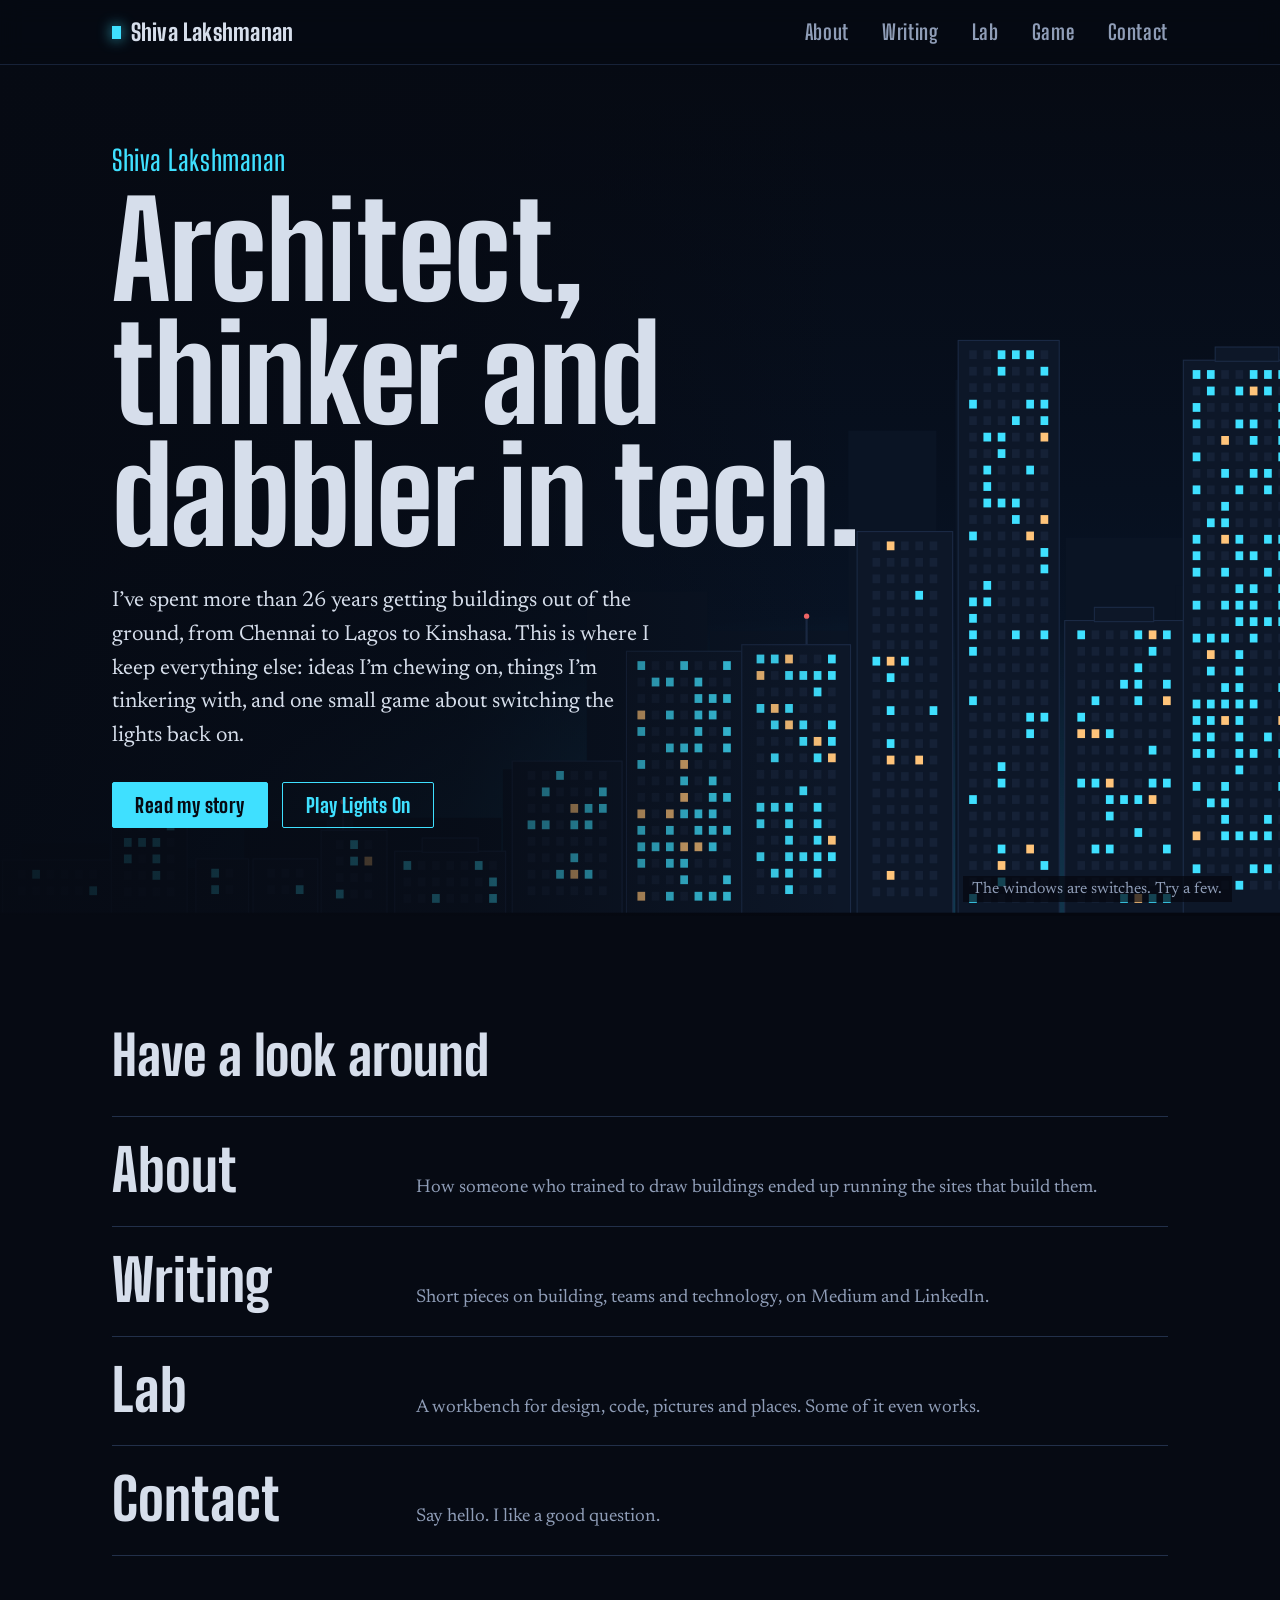
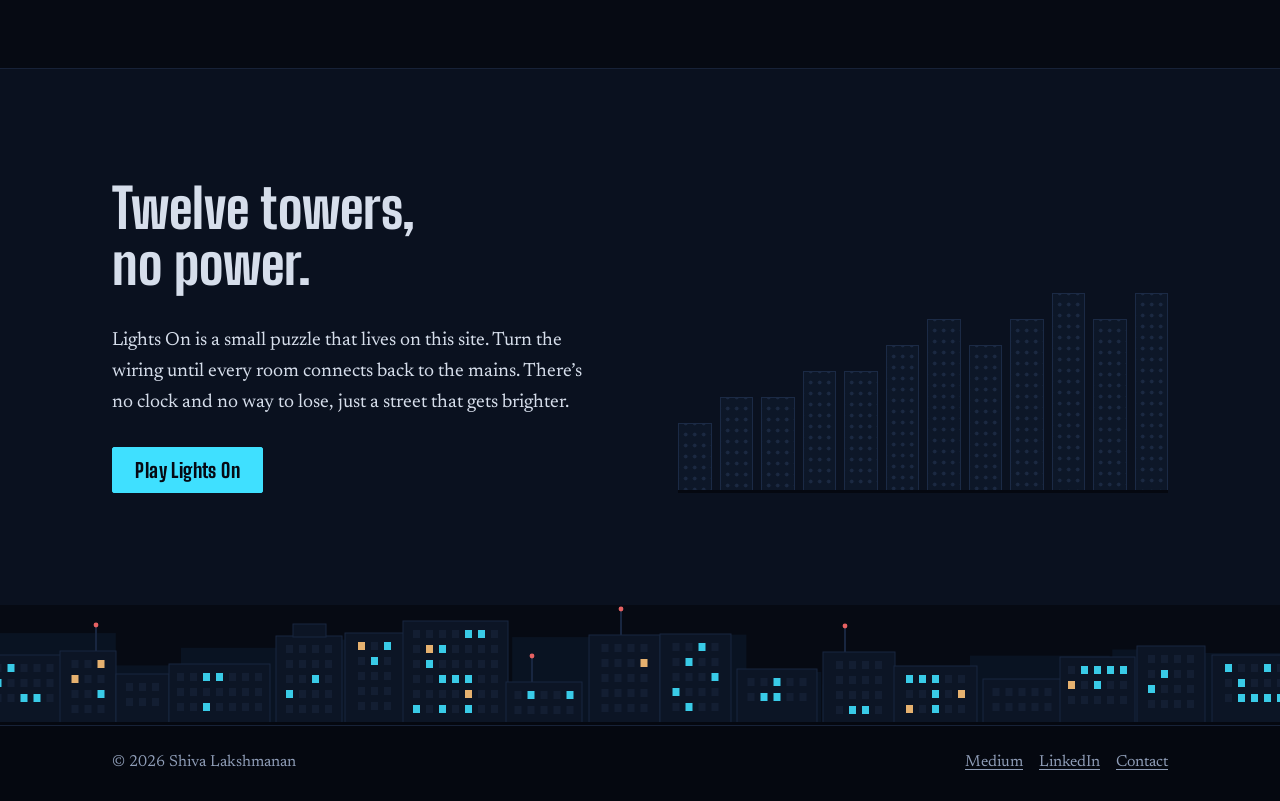
<file: index.html>
<!DOCTYPE html>
<html lang="en">
<head>
<meta charset="utf-8">
<meta name="viewport" content="width=device-width, initial-scale=1">
<title>Shiva Lakshmanan: architect, thinker and dabbler in tech</title>
<meta name="description" content="The personal site of Shiva Lakshmanan, an architect with more than 26 years of getting buildings built. Writing, experiments and a small puzzle game.">
<meta name="author" content="Shiva Lakshmanan">
<meta name="theme-color" content="#060a13">
<meta name="color-scheme" content="dark">
<link rel="canonical" href="https://slom75.online/">
<meta property="og:type" content="website">
<meta property="og:site_name" content="Shiva Lakshmanan">
<meta property="og:title" content="Shiva Lakshmanan: architect, thinker and dabbler in tech">
<meta property="og:description" content="The personal site of Shiva Lakshmanan, an architect with more than 26 years of getting buildings built. Writing, experiments and a small puzzle game.">
<meta property="og:url" content="https://slom75.online/">
<meta property="og:image" content="https://slom75.online/assets/og.png">
<meta property="og:image:width" content="1200">
<meta property="og:image:height" content="630">
<meta property="og:image:alt" content="Shiva Lakshmanan: architect, thinker and dabbler in tech, beside a night skyline">
<meta name="twitter:card" content="summary_large_image">
<link rel="icon" href="favicon.svg" type="image/svg+xml">
<link rel="preload" href="assets/fonts/big-shoulders-display-latin-wght-normal.woff2" as="font" type="font/woff2" crossorigin>
<link rel="preload" href="assets/fonts/newsreader-latin-wght-normal.woff2" as="font" type="font/woff2" crossorigin>
<link rel="stylesheet" href="css/style.css">
<script>document.documentElement.className += ' js';</script>
<script type="application/ld+json">
{"@context":"https://schema.org","@type":"Person","name":"Shiva Lakshmanan","url":"https://slom75.online/","jobTitle":"Architect","sameAs":["https://linkedin.com/in/shivalakshmanan","https://medium.com/@shiva.lakshmanan"]}
</script>
</head>
<body class="home">
<a class="skip-link" href="#main">Skip to content</a>

<header class="site-header">
  <div class="wrap header-inner">
    <a class="brand" href="index.html">Shiva Lakshmanan</a>
    <button class="nav-toggle" type="button" aria-expanded="false" aria-controls="site-nav"><span class="bars" aria-hidden="true"></span>Menu</button>
    <nav class="nav" id="site-nav" aria-label="Main">
      <ul class="nav-list">
          <li><a href="about.html">About</a></li>
          <li><a href="writing.html">Writing</a></li>
          <li><a href="lab.html">Lab</a></li>
          <li><a href="game.html">Game</a></li>
          <li><a href="contact.html">Contact</a></li>
      </ul>
    </nav>
  </div>
</header>

<main id="main">
<section class="hero">
  <div class="wrap hero-copy">
    <h1 class="hero-name">Shiva Lakshmanan</h1>
    <p class="display">Architect, thinker and dabbler in tech.</p>
    <p class="lede">I’ve spent more than 26 years getting buildings out of the ground, from Chennai to Lagos to Kinshasa. This is where I keep everything else: ideas I’m chewing on, things I’m tinkering with, and one small game about switching the lights back on.</p>
    <div class="btn-row">
      <a class="btn" href="about.html">Read my story</a>
      <a class="btn ghost" href="game.html">Play Lights On</a>
    </div>
  </div>
  <div class="skyline" data-skyline="hero"></div>
  <p class="hero-hint">The windows are switches. Try a few.</p>
</section>

<section class="band">
  <div class="wrap">
    <h2 class="reveal">Have a look around</h2>
    <ul class="rows">
      <li class="reveal"><a href="about.html"><span class="r-title">About</span><span class="r-desc">How someone who trained to draw buildings ended up running the sites that build them.</span></a></li>
      <li class="reveal"><a href="writing.html"><span class="r-title">Writing</span><span class="r-desc">Short pieces on building, teams and technology, on Medium and LinkedIn.</span></a></li>
      <li class="reveal"><a href="lab.html"><span class="r-title">Lab</span><span class="r-desc">A workbench for design, code, pictures and places. Some of it even works.</span></a></li>
      <li class="reveal"><a href="contact.html"><span class="r-title">Contact</span><span class="r-desc">Say hello. I like a good question.</span></a></li>
    </ul>
  </div>
</section>

<section class="band tint">
  <div class="wrap teaser">
    <div class="reveal">
      <h2>Twelve towers, no power.</h2>
      <p class="prose">Lights On is a small puzzle that lives on this site. Turn the wiring until every room connects back to the mains. There’s no clock and no way to lose, just a street that gets brighter.</p>
      <p class="teaser-progress" id="teaser-progress"></p>
      <div class="btn-row"><a class="btn" id="teaser-cta" href="game.html">Play Lights On</a></div>
    </div>
    <div class="street reveal" id="teaser-street" aria-hidden="true"></div>
  </div>
</section>
</main>

<footer class="site-footer">
  <div class="skyline" data-skyline="footer"></div>
  <div class="footer-bar">
    <div class="wrap footer-inner">
      <p>© <span id="year">2026</span> Shiva Lakshmanan</p>
      <p><a href="https://medium.com/@shiva.lakshmanan" rel="noopener me">Medium</a> &nbsp;&nbsp; <a href="https://linkedin.com/in/shivalakshmanan" rel="noopener me">LinkedIn</a> &nbsp;&nbsp; <a href="contact.html">Contact</a></p>
    </div>
  </div>
</footer>

<script src="js/main.js" defer></script>
</body>
</html>
</file>
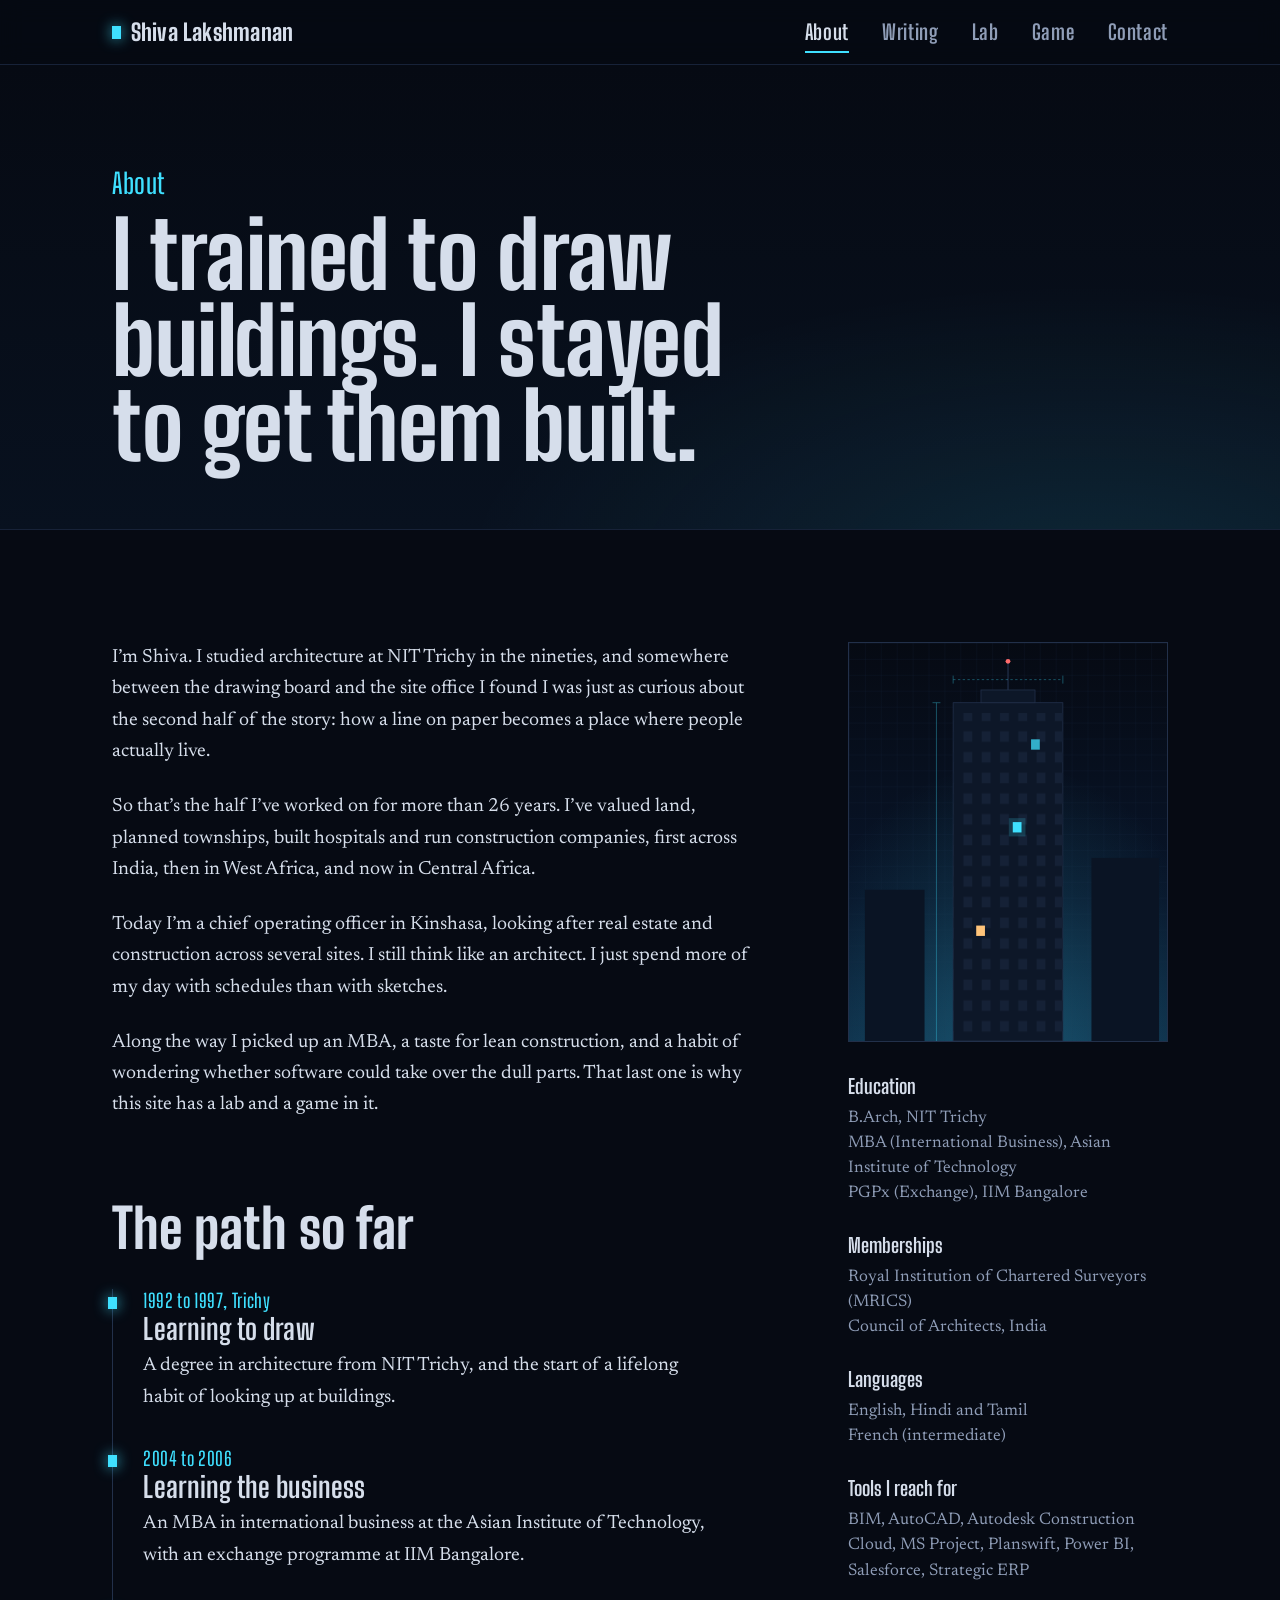
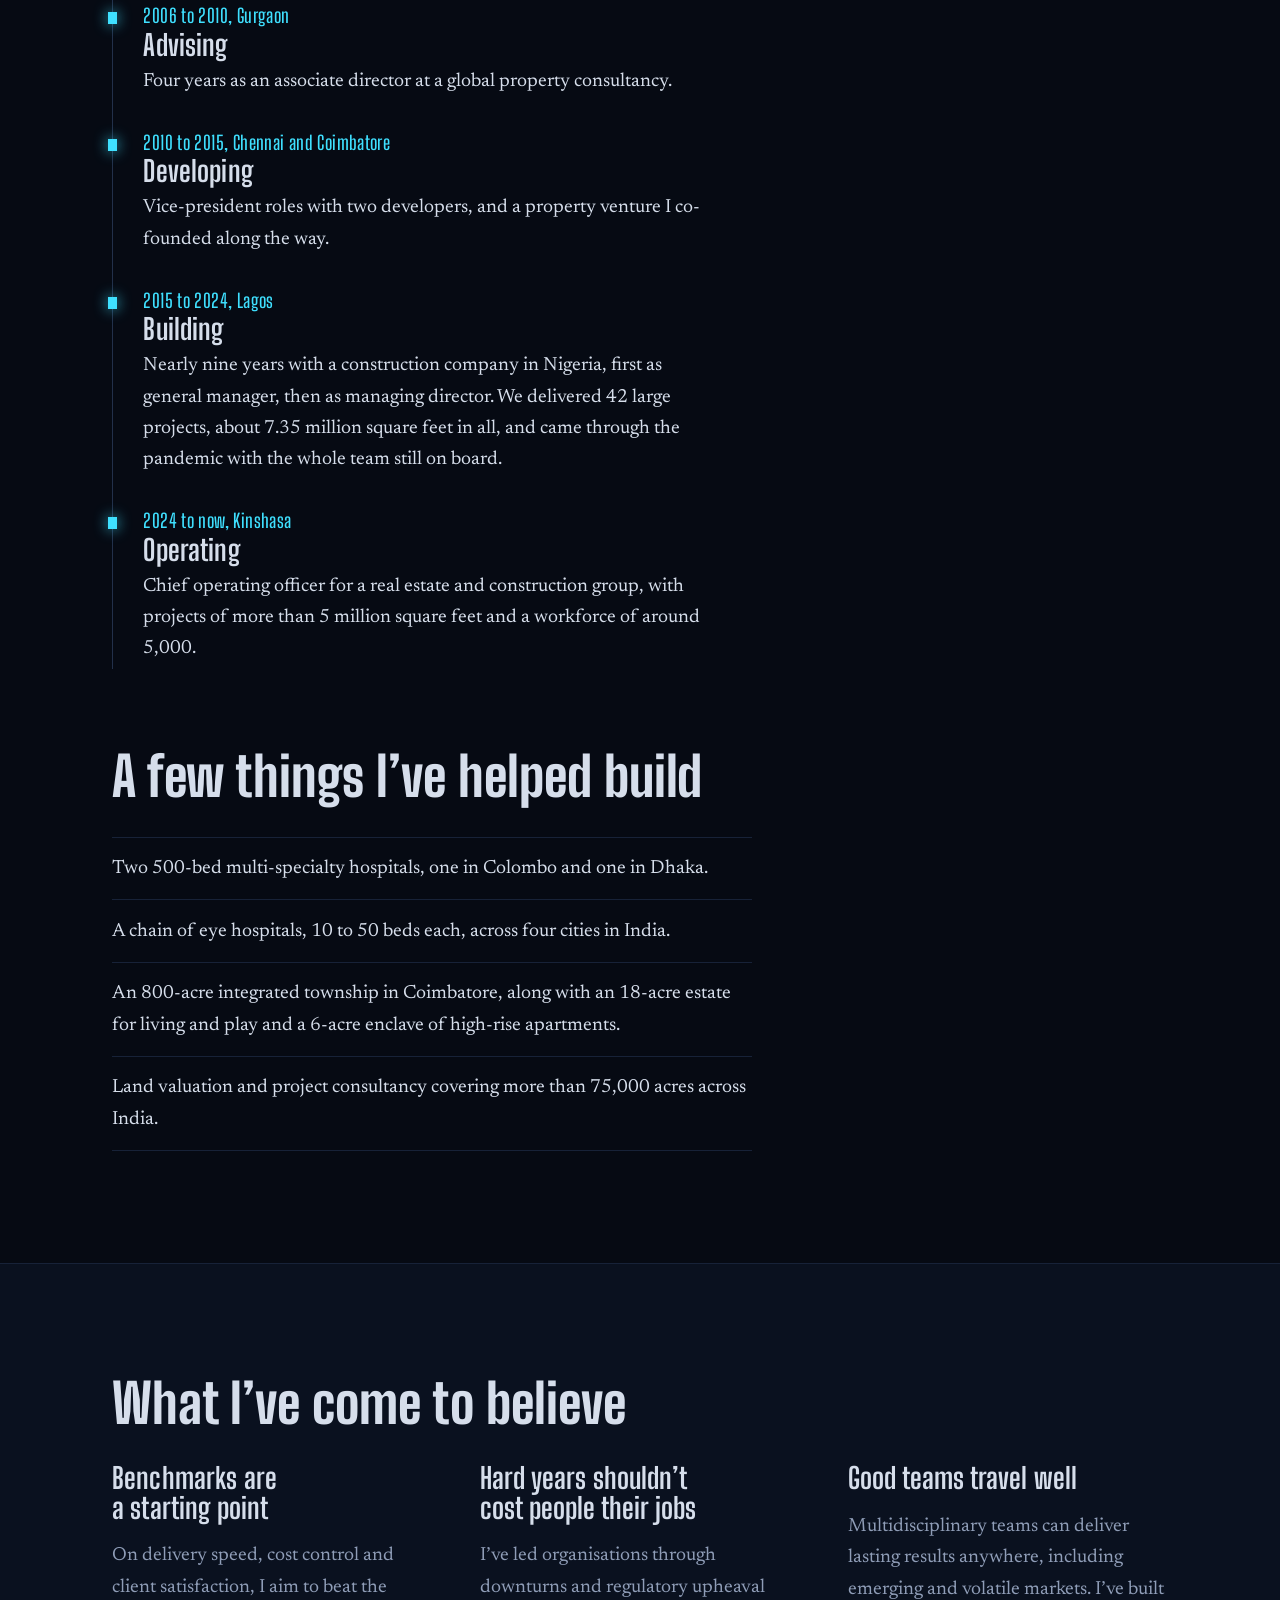
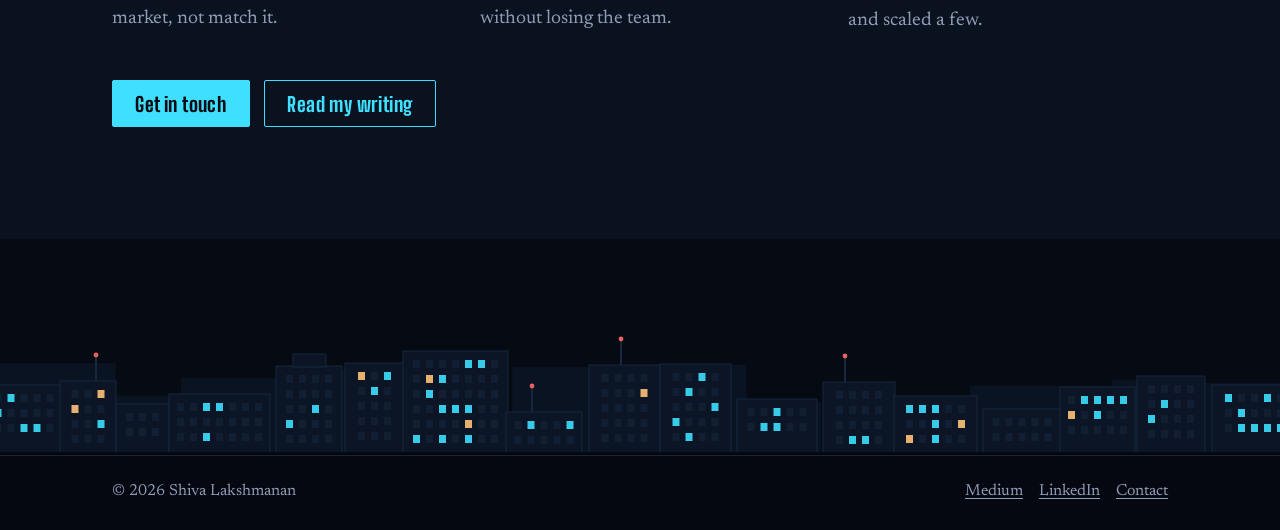
<file: about.html>
<!DOCTYPE html>
<html lang="en">
<head>
<meta charset="utf-8">
<meta name="viewport" content="width=device-width, initial-scale=1">
<title>About | Shiva Lakshmanan</title>
<meta name="description" content="Shiva Lakshmanan trained as an architect and has spent more than 26 years getting buildings built across India, West Africa and Central Africa.">
<meta name="author" content="Shiva Lakshmanan">
<meta name="theme-color" content="#060a13">
<meta name="color-scheme" content="dark">
<link rel="canonical" href="https://slom75.online/about.html">
<meta property="og:type" content="website">
<meta property="og:site_name" content="Shiva Lakshmanan">
<meta property="og:title" content="About | Shiva Lakshmanan">
<meta property="og:description" content="Shiva Lakshmanan trained as an architect and has spent more than 26 years getting buildings built across India, West Africa and Central Africa.">
<meta property="og:url" content="https://slom75.online/about.html">
<meta property="og:image" content="https://slom75.online/assets/og.png">
<meta property="og:image:width" content="1200">
<meta property="og:image:height" content="630">
<meta property="og:image:alt" content="Shiva Lakshmanan: architect, thinker and dabbler in tech, beside a night skyline">
<meta name="twitter:card" content="summary_large_image">
<link rel="icon" href="favicon.svg" type="image/svg+xml">
<link rel="preload" href="assets/fonts/big-shoulders-display-latin-wght-normal.woff2" as="font" type="font/woff2" crossorigin>
<link rel="preload" href="assets/fonts/newsreader-latin-wght-normal.woff2" as="font" type="font/woff2" crossorigin>
<link rel="stylesheet" href="css/style.css">
<script>document.documentElement.className += ' js';</script>
</head>
<body>
<a class="skip-link" href="#main">Skip to content</a>

<header class="site-header">
  <div class="wrap header-inner">
    <a class="brand" href="index.html">Shiva Lakshmanan</a>
    <button class="nav-toggle" type="button" aria-expanded="false" aria-controls="site-nav"><span class="bars" aria-hidden="true"></span>Menu</button>
    <nav class="nav" id="site-nav" aria-label="Main">
      <ul class="nav-list">
          <li><a href="about.html" aria-current="page">About</a></li>
          <li><a href="writing.html">Writing</a></li>
          <li><a href="lab.html">Lab</a></li>
          <li><a href="game.html">Game</a></li>
          <li><a href="contact.html">Contact</a></li>
      </ul>
    </nav>
  </div>
</header>

<main id="main">
<section class="page-head">
  <div class="wrap">
    <h1>About</h1>
    <p class="display">I trained to draw buildings. I stayed to get them built.</p>
  </div>
</section>

<section class="band">
  <div class="wrap about-grid">
    <div>
      <div class="prose">
        <p>I’m Shiva. I studied architecture at NIT Trichy in the nineties, and somewhere between the drawing board and the site office I found I was just as curious about the second half of the story: how a line on paper becomes a place where people actually live.</p>
        <p>So that’s the half I’ve worked on for more than 26 years. I’ve valued land, planned townships, built hospitals and run construction companies, first across India, then in West Africa, and now in Central Africa.</p>
        <p>Today I’m a chief operating officer in Kinshasa, looking after real estate and construction across several sites. I still think like an architect. I just spend more of my day with schedules than with sketches.</p>
        <p>Along the way I picked up an MBA, a taste for lean construction, and a habit of wondering whether software could take over the dull parts. That last one is why this site has a lab and a game in it.</p>
      </div>

      <div class="sub">
        <h2 class="reveal">The path so far</h2>
        <ol class="timeline">
          <li class="reveal">
            <span class="t-when">1992 to 1997, Trichy</span>
            <h3>Learning to draw</h3>
            <p>A degree in architecture from NIT Trichy, and the start of a lifelong habit of looking up at buildings.</p>
          </li>
          <li class="reveal">
            <span class="t-when">2004 to 2006</span>
            <h3>Learning the business</h3>
            <p>An MBA in international business at the Asian Institute of Technology, with an exchange programme at IIM Bangalore.</p>
          </li>
          <li class="reveal">
            <span class="t-when">2006 to 2010, Gurgaon</span>
            <h3>Advising</h3>
            <p>Four years as an associate director at a global property consultancy.</p>
          </li>
          <li class="reveal">
            <span class="t-when">2010 to 2015, Chennai and Coimbatore</span>
            <h3>Developing</h3>
            <p>Vice-president roles with two developers, and a property venture I co-founded along the way.</p>
          </li>
          <li class="reveal">
            <span class="t-when">2015 to 2024, Lagos</span>
            <h3>Building</h3>
            <p>Nearly nine years with a construction company in Nigeria, first as general manager, then as managing director. We delivered 42 large projects, about 7.35 million square feet in all, and came through the pandemic with the whole team still on board.</p>
          </li>
          <li class="reveal">
            <span class="t-when">2024 to now, Kinshasa</span>
            <h3>Operating</h3>
            <p>Chief operating officer for a real estate and construction group, with projects of more than 5 million square feet and a workforce of around 5,000.</p>
          </li>
        </ol>
      </div>

      <div class="sub">
        <h2 class="reveal">A few things I’ve helped build</h2>
        <ul class="plain-list">
          <li class="reveal">Two 500-bed multi-specialty hospitals, one in Colombo and one in Dhaka.</li>
          <li class="reveal">A chain of eye hospitals, 10 to 50 beds each, across four cities in India.</li>
          <li class="reveal">An 800-acre integrated township in Coimbatore, along with an 18-acre estate for living and play and a 6-acre enclave of high-rise apartments.</li>
          <li class="reveal">Land valuation and project consultancy covering more than 75,000 acres across India.</li>
        </ul>
      </div>
    </div>

    <aside class="about-aside" aria-label="Quick facts">
      <figure class="portrait">
        <!-- PORTRAIT: replace assets/portrait.svg with your own photo (4:5 works best) and update the src and alt below. -->
        <img src="assets/portrait.svg" width="800" height="1000" alt="An abstract drawing of a tower at night with a few lit windows">
      </figure>
      <dl class="facts">
        <dt>Education</dt>
        <dd>B.Arch, NIT Trichy<br>MBA (International Business), Asian Institute of Technology<br>PGPx (Exchange), IIM Bangalore</dd>
        <dt>Memberships</dt>
        <dd>Royal Institution of Chartered Surveyors (MRICS)<br>Council of Architects, India</dd>
        <dt>Languages</dt>
        <dd>English, Hindi and Tamil<br>French (intermediate)</dd>
        <dt>Tools I reach for</dt>
        <dd>BIM, AutoCAD, Autodesk Construction Cloud, MS Project, Planswift, Power BI, Salesforce, Strategic ERP</dd>
      </dl>
    </aside>
  </div>
</section>

<section class="band tint">
  <div class="wrap">
    <h2 class="reveal">What I’ve come to believe</h2>
    <div class="beliefs">
      <div class="reveal">
        <h3>Benchmarks are a starting point</h3>
        <p>On delivery speed, cost control and client satisfaction, I aim to beat the market, not match it.</p>
      </div>
      <div class="reveal">
        <h3>Hard years shouldn’t cost people their jobs</h3>
        <p>I’ve led organisations through downturns and regulatory upheaval without losing the team.</p>
      </div>
      <div class="reveal">
        <h3>Good teams travel well</h3>
        <p>Multidisciplinary teams can deliver lasting results anywhere, including emerging and volatile markets. I’ve built and scaled a few.</p>
      </div>
    </div>
    <div class="btn-row">
      <a class="btn" href="contact.html">Get in touch</a>
      <a class="btn ghost" href="writing.html">Read my writing</a>
    </div>
  </div>
</section>
</main>

<footer class="site-footer">
  <div class="skyline" data-skyline="footer"></div>
  <div class="footer-bar">
    <div class="wrap footer-inner">
      <p>© <span id="year">2026</span> Shiva Lakshmanan</p>
      <p><a href="https://medium.com/@shiva.lakshmanan" rel="noopener me">Medium</a> &nbsp;&nbsp; <a href="https://linkedin.com/in/shivalakshmanan" rel="noopener me">LinkedIn</a> &nbsp;&nbsp; <a href="contact.html">Contact</a></p>
    </div>
  </div>
</footer>

<script src="js/main.js" defer></script>
</body>
</html>
</file>
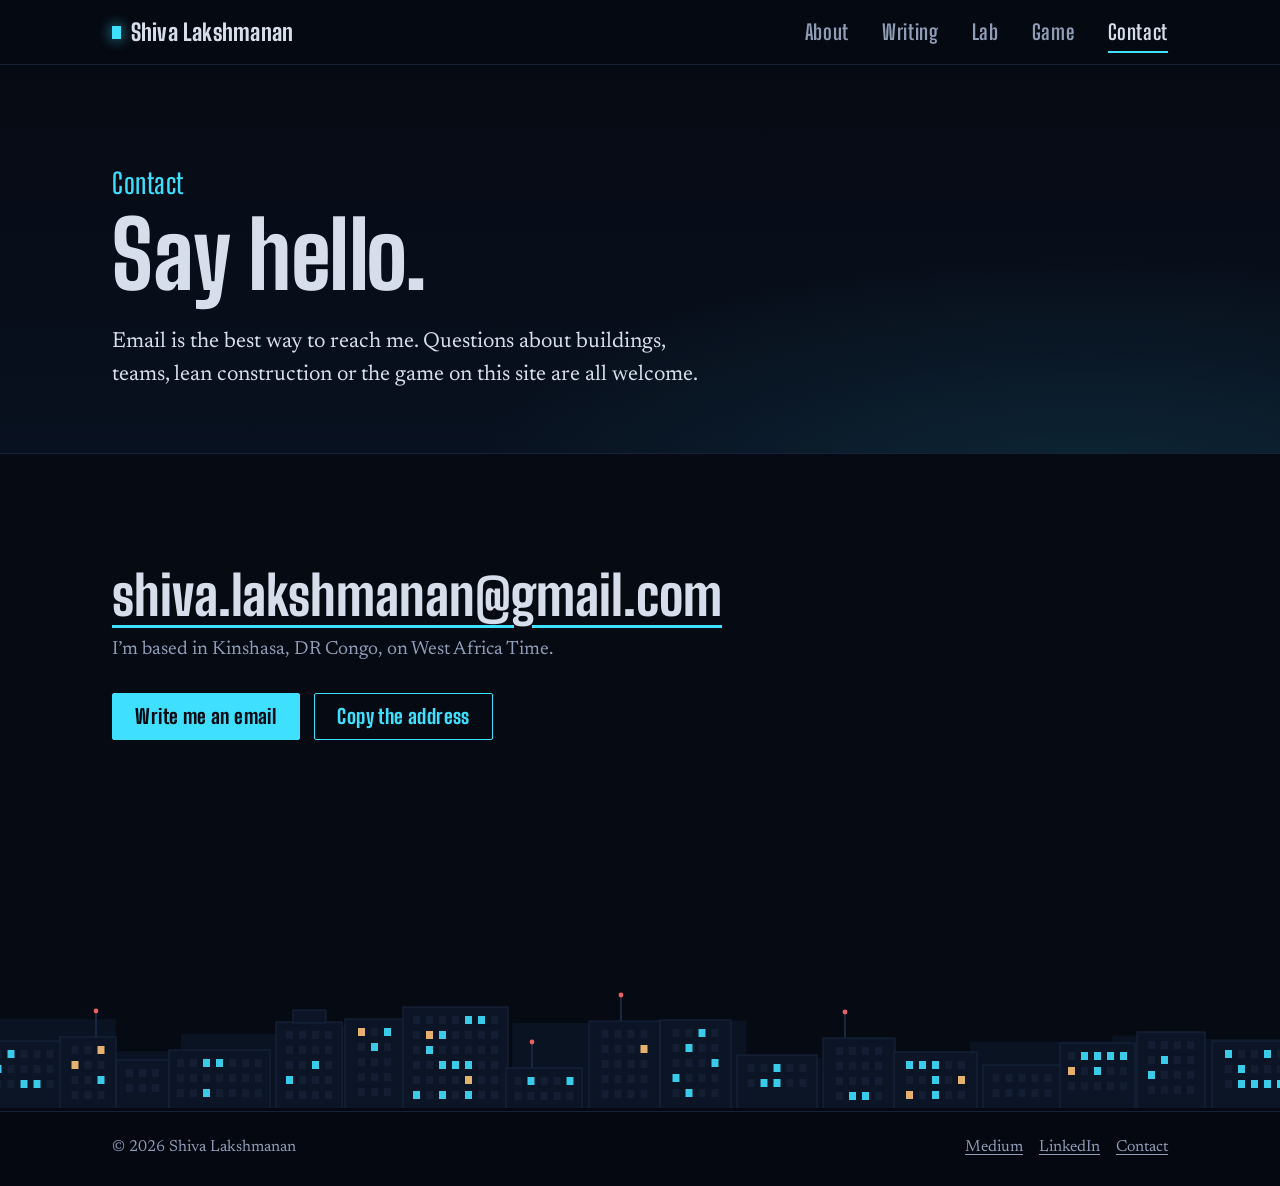
<file: contact.html>
<!DOCTYPE html>
<html lang="en">
<head>
<meta charset="utf-8">
<meta name="viewport" content="width=device-width, initial-scale=1">
<title>Contact | Shiva Lakshmanan</title>
<meta name="description" content="How to reach Shiva Lakshmanan by email.">
<meta name="author" content="Shiva Lakshmanan">
<meta name="theme-color" content="#060a13">
<meta name="color-scheme" content="dark">
<link rel="canonical" href="https://slom75.online/contact.html">
<meta property="og:type" content="website">
<meta property="og:site_name" content="Shiva Lakshmanan">
<meta property="og:title" content="Contact | Shiva Lakshmanan">
<meta property="og:description" content="How to reach Shiva Lakshmanan by email.">
<meta property="og:url" content="https://slom75.online/contact.html">
<meta property="og:image" content="https://slom75.online/assets/og.png">
<meta property="og:image:width" content="1200">
<meta property="og:image:height" content="630">
<meta property="og:image:alt" content="Shiva Lakshmanan: architect, thinker and dabbler in tech, beside a night skyline">
<meta name="twitter:card" content="summary_large_image">
<link rel="icon" href="favicon.svg" type="image/svg+xml">
<link rel="preload" href="assets/fonts/big-shoulders-display-latin-wght-normal.woff2" as="font" type="font/woff2" crossorigin>
<link rel="preload" href="assets/fonts/newsreader-latin-wght-normal.woff2" as="font" type="font/woff2" crossorigin>
<link rel="stylesheet" href="css/style.css">
<script>document.documentElement.className += ' js';</script>
</head>
<body>
<a class="skip-link" href="#main">Skip to content</a>

<header class="site-header">
  <div class="wrap header-inner">
    <a class="brand" href="index.html">Shiva Lakshmanan</a>
    <button class="nav-toggle" type="button" aria-expanded="false" aria-controls="site-nav"><span class="bars" aria-hidden="true"></span>Menu</button>
    <nav class="nav" id="site-nav" aria-label="Main">
      <ul class="nav-list">
          <li><a href="about.html">About</a></li>
          <li><a href="writing.html">Writing</a></li>
          <li><a href="lab.html">Lab</a></li>
          <li><a href="game.html">Game</a></li>
          <li><a href="contact.html" aria-current="page">Contact</a></li>
      </ul>
    </nav>
  </div>
</header>

<main id="main">
<section class="page-head">
  <div class="wrap">
    <h1>Contact</h1>
    <p class="display">Say hello.</p>
    <p class="lede">Email is the best way to reach me. Questions about buildings, teams, lean construction or the game on this site are all welcome.</p>
  </div>
</section>

<section class="band">
  <div class="wrap">
    <div class="contact-card reveal">
      <p class="email-line"><a data-email data-show data-u="shiva.lakshmanan" data-d="gmail.com">shiva.lakshmanan [at] gmail.com</a></p>
      <p class="muted">I’m based in Kinshasa, DR Congo, on West Africa Time.</p>
      <div class="btn-row">
        <a class="btn" data-email data-u="shiva.lakshmanan" data-d="gmail.com">Write me an email</a>
        <button class="btn ghost" type="button" id="copy-email" hidden>Copy the address</button>
      </div>
      <p class="copy-note" id="copy-note" role="status"></p>
    </div>
  </div>
</section>
</main>

<footer class="site-footer">
  <div class="skyline" data-skyline="footer"></div>
  <div class="footer-bar">
    <div class="wrap footer-inner">
      <p>© <span id="year">2026</span> Shiva Lakshmanan</p>
      <p><a href="https://medium.com/@shiva.lakshmanan" rel="noopener me">Medium</a> &nbsp;&nbsp; <a href="https://linkedin.com/in/shivalakshmanan" rel="noopener me">LinkedIn</a> &nbsp;&nbsp; <a href="contact.html">Contact</a></p>
    </div>
  </div>
</footer>

<script src="js/main.js" defer></script>
</body>
</html>
</file>
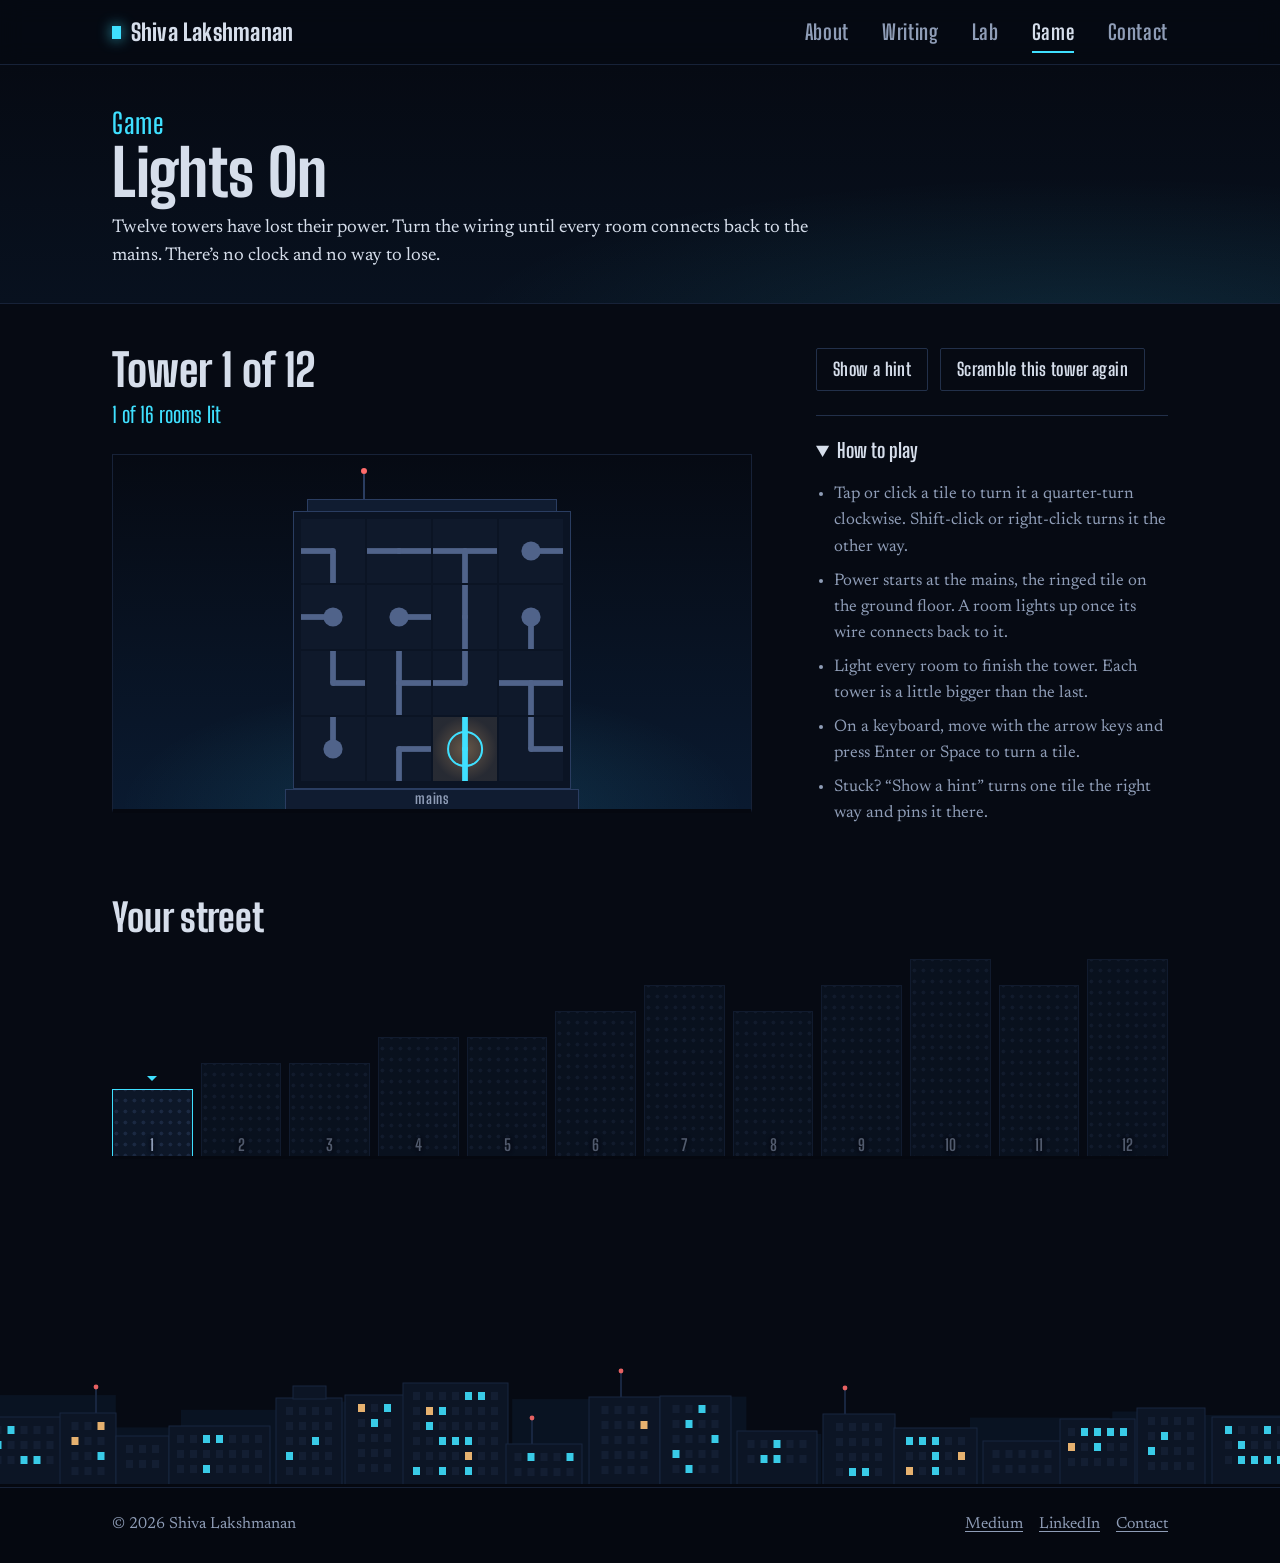
<file: game.html>
<!DOCTYPE html>
<html lang="en">
<head>
<meta charset="utf-8">
<meta name="viewport" content="width=device-width, initial-scale=1">
<title>Lights On, a puzzle game | Shiva Lakshmanan</title>
<meta name="description" content="Lights On is a calm wiring puzzle. Turn the tiles until every room in the tower is lit. Twelve towers, no clock, no way to lose.">
<meta name="author" content="Shiva Lakshmanan">
<meta name="theme-color" content="#060a13">
<meta name="color-scheme" content="dark">
<link rel="canonical" href="https://slom75.online/game.html">
<meta property="og:type" content="website">
<meta property="og:site_name" content="Shiva Lakshmanan">
<meta property="og:title" content="Lights On, a puzzle game | Shiva Lakshmanan">
<meta property="og:description" content="Lights On is a calm wiring puzzle. Turn the tiles until every room in the tower is lit. Twelve towers, no clock, no way to lose.">
<meta property="og:url" content="https://slom75.online/game.html">
<meta property="og:image" content="https://slom75.online/assets/og.png">
<meta property="og:image:width" content="1200">
<meta property="og:image:height" content="630">
<meta property="og:image:alt" content="Shiva Lakshmanan: architect, thinker and dabbler in tech, beside a night skyline">
<meta name="twitter:card" content="summary_large_image">
<link rel="icon" href="favicon.svg" type="image/svg+xml">
<link rel="preload" href="assets/fonts/big-shoulders-display-latin-wght-normal.woff2" as="font" type="font/woff2" crossorigin>
<link rel="preload" href="assets/fonts/newsreader-latin-wght-normal.woff2" as="font" type="font/woff2" crossorigin>
<link rel="stylesheet" href="css/style.css">
<script>document.documentElement.className += ' js';</script>
</head>
<body>
<a class="skip-link" href="#main">Skip to content</a>

<header class="site-header">
  <div class="wrap header-inner">
    <a class="brand" href="index.html">Shiva Lakshmanan</a>
    <button class="nav-toggle" type="button" aria-expanded="false" aria-controls="site-nav"><span class="bars" aria-hidden="true"></span>Menu</button>
    <nav class="nav" id="site-nav" aria-label="Main">
      <ul class="nav-list">
          <li><a href="about.html">About</a></li>
          <li><a href="writing.html">Writing</a></li>
          <li><a href="lab.html">Lab</a></li>
          <li><a href="game.html" aria-current="page">Game</a></li>
          <li><a href="contact.html">Contact</a></li>
      </ul>
    </nav>
  </div>
</header>

<main id="main">
<section class="page-head compact">
  <div class="wrap">
    <h1>Game</h1>
    <p class="display">Lights On</p>
    <p class="lede">Twelve towers have lost their power. Turn the wiring until every room connects back to the mains. There’s no clock and no way to lose.</p>
  </div>
</section>

<section class="band tight">
  <div class="wrap">
    <noscript><p>Lights On needs JavaScript to run. Switch it on in your browser and reload this page.</p></noscript>

    <div class="game-layout">
      <div class="game-main">
        <h2 id="level-title">Tower 1 of 12</h2>
        <p class="game-status" id="status" role="status"></p>
        <div class="tower-stage">
          <div class="tower" id="tower">
            <div class="roof"></div>
            <div class="grid" id="grid" role="group" aria-label="Tower"></div>
            <div class="plinth" aria-hidden="true">mains</div>
          </div>
        </div>
      </div>

      <div class="game-side">
        <div class="win" id="win" hidden>
          <p id="win-msg"></p>
          <button class="btn" type="button" id="next">Go to the next tower</button>
        </div>
        <div class="game-actions">
          <button class="btn quiet" type="button" id="hint">Show a hint</button>
          <button class="btn quiet" type="button" id="restart">Scramble this tower again</button>
        </div>
        <details class="howto" open>
          <summary>How to play</summary>
          <ul>
            <li>Tap or click a tile to turn it a quarter-turn clockwise. Shift-click or right-click turns it the other way.</li>
            <li>Power starts at the mains, the ringed tile on the ground floor. A room lights up once its wire connects back to it.</li>
            <li>Light every room to finish the tower. Each tower is a little bigger than the last.</li>
            <li>On a keyboard, move with the arrow keys and press Enter or Space to turn a tile.</li>
            <li>Stuck? “Show a hint” turns one tile the right way and pins it there.</li>
          </ul>
        </details>
      </div>
    </div>

    <div class="street-wrap">
      <div class="street-head">
        <h2>Your street</h2>
        <button class="link-btn" type="button" id="reset-all" hidden>Switch every tower off</button>
      </div>
      <div class="street" id="street"></div>
    </div>
  </div>
</section>
</main>

<footer class="site-footer">
  <div class="skyline" data-skyline="footer"></div>
  <div class="footer-bar">
    <div class="wrap footer-inner">
      <p>© <span id="year">2026</span> Shiva Lakshmanan</p>
      <p><a href="https://medium.com/@shiva.lakshmanan" rel="noopener me">Medium</a> &nbsp;&nbsp; <a href="https://linkedin.com/in/shivalakshmanan" rel="noopener me">LinkedIn</a> &nbsp;&nbsp; <a href="contact.html">Contact</a></p>
    </div>
  </div>
</footer>

<script src="js/main.js" defer></script>
<script src="js/game.js" defer></script>
</body>
</html>
</file>
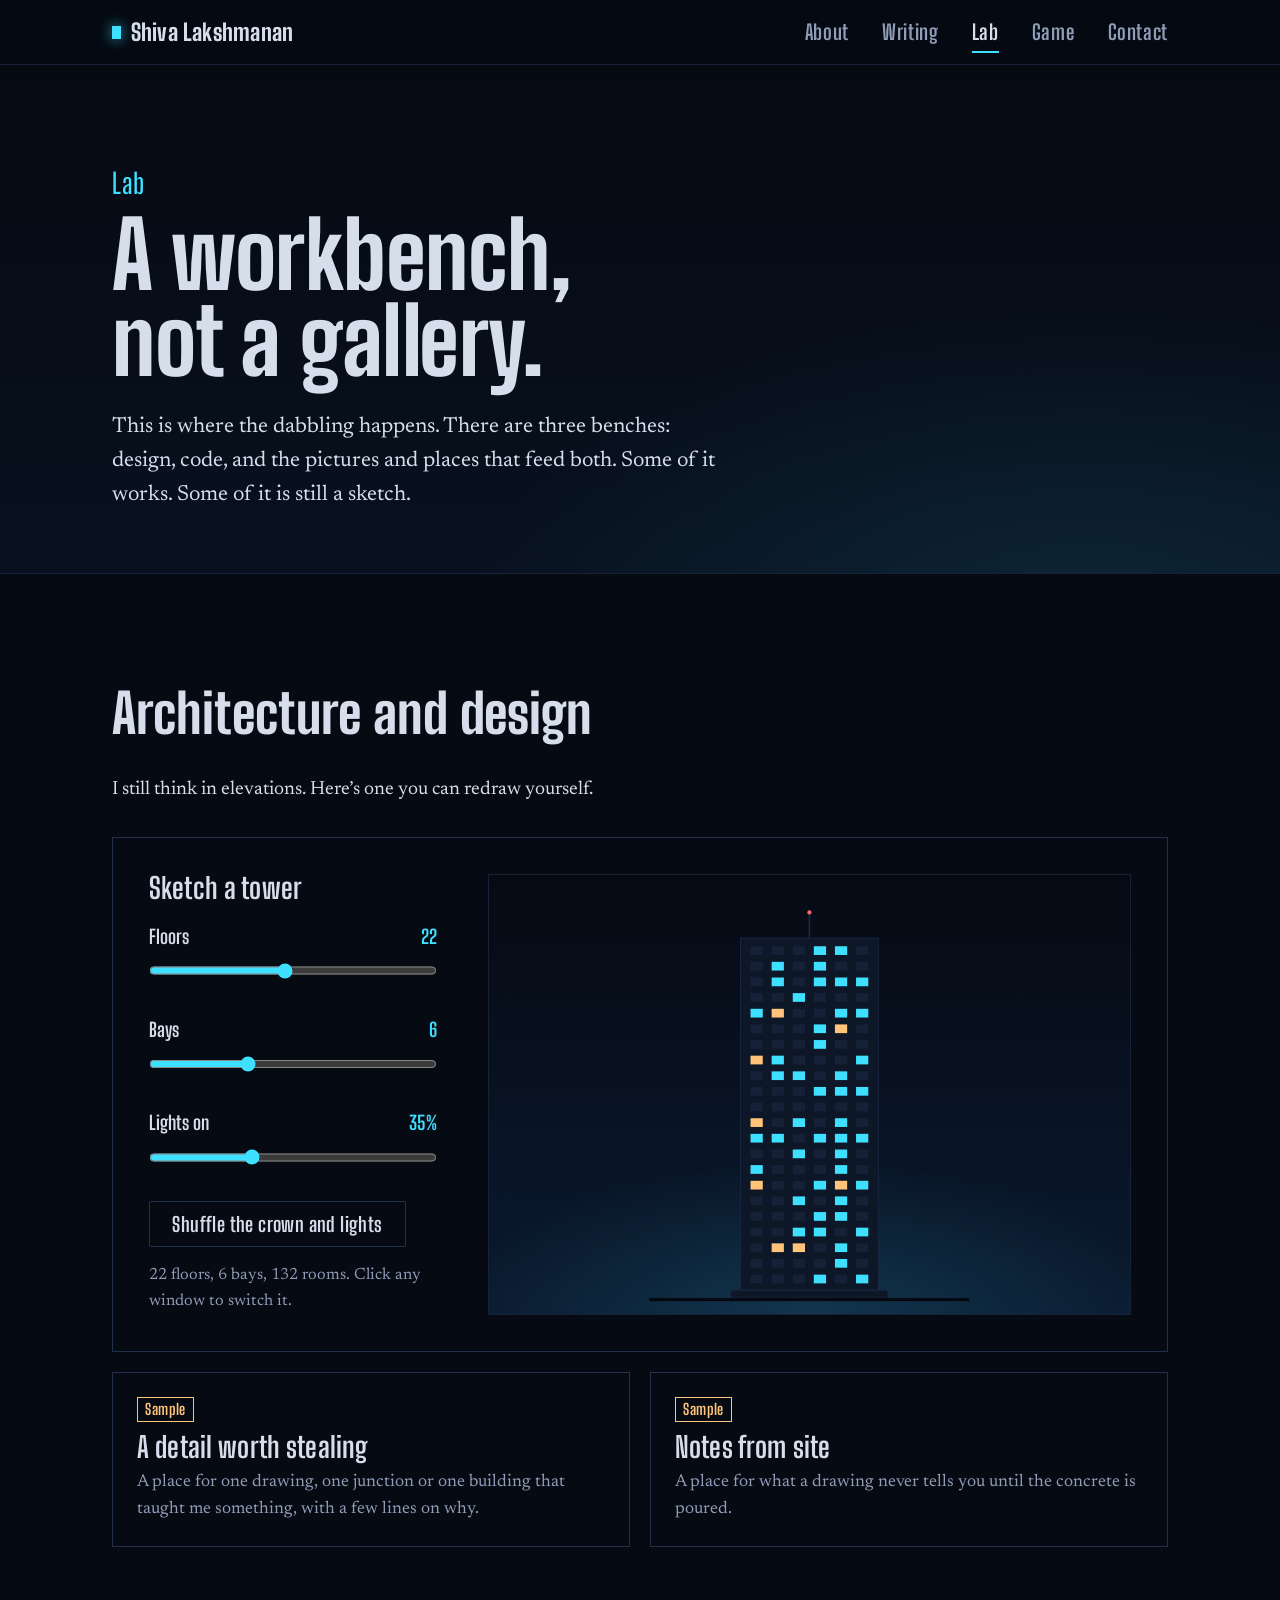
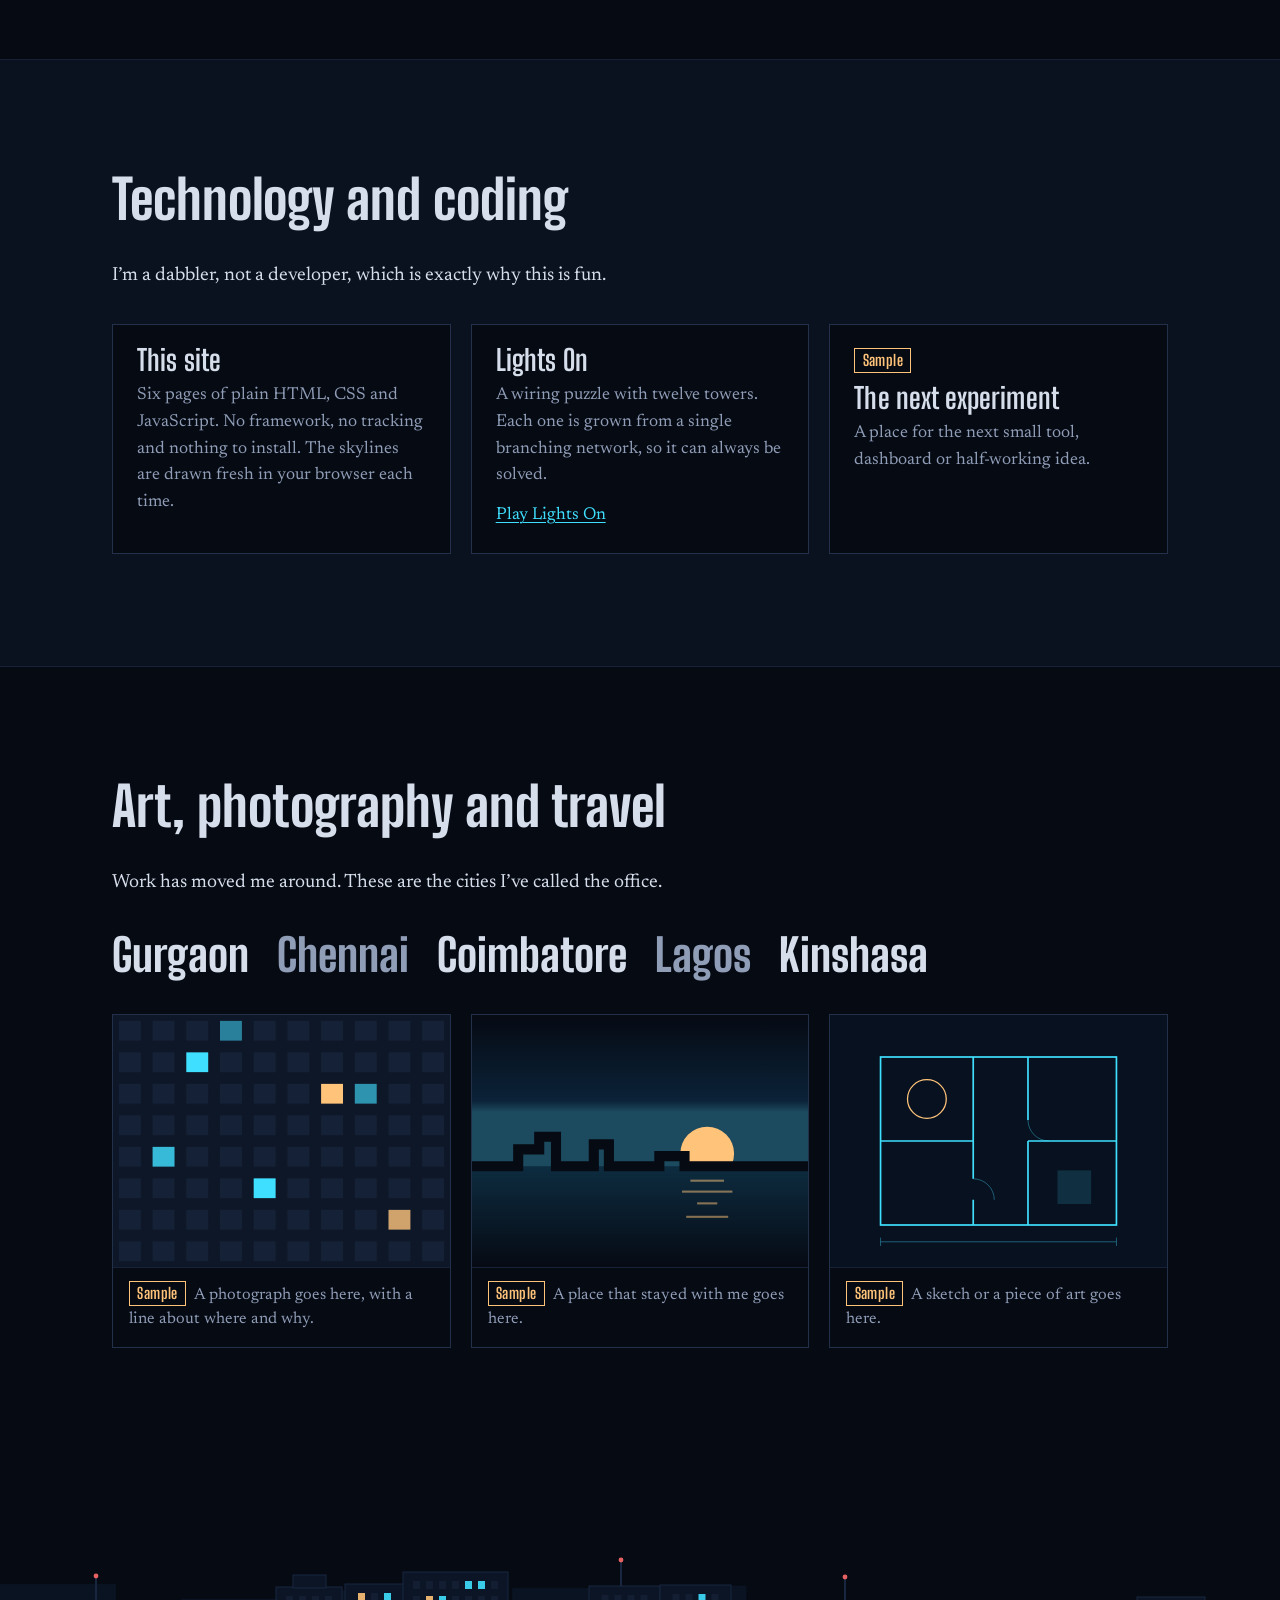
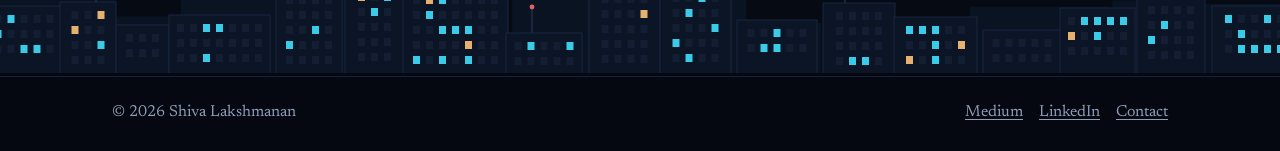
<file: lab.html>
<!DOCTYPE html>
<html lang="en">
<head>
<meta charset="utf-8">
<meta name="viewport" content="width=device-width, initial-scale=1">
<title>Lab | Shiva Lakshmanan</title>
<meta name="description" content="A workbench for experiments in architecture and design, technology and coding, and art, photography and travel.">
<meta name="author" content="Shiva Lakshmanan">
<meta name="theme-color" content="#060a13">
<meta name="color-scheme" content="dark">
<link rel="canonical" href="https://slom75.online/lab.html">
<meta property="og:type" content="website">
<meta property="og:site_name" content="Shiva Lakshmanan">
<meta property="og:title" content="Lab | Shiva Lakshmanan">
<meta property="og:description" content="A workbench for experiments in architecture and design, technology and coding, and art, photography and travel.">
<meta property="og:url" content="https://slom75.online/lab.html">
<meta property="og:image" content="https://slom75.online/assets/og.png">
<meta property="og:image:width" content="1200">
<meta property="og:image:height" content="630">
<meta property="og:image:alt" content="Shiva Lakshmanan: architect, thinker and dabbler in tech, beside a night skyline">
<meta name="twitter:card" content="summary_large_image">
<link rel="icon" href="favicon.svg" type="image/svg+xml">
<link rel="preload" href="assets/fonts/big-shoulders-display-latin-wght-normal.woff2" as="font" type="font/woff2" crossorigin>
<link rel="preload" href="assets/fonts/newsreader-latin-wght-normal.woff2" as="font" type="font/woff2" crossorigin>
<link rel="stylesheet" href="css/style.css">
<script>document.documentElement.className += ' js';</script>
</head>
<body>
<a class="skip-link" href="#main">Skip to content</a>

<header class="site-header">
  <div class="wrap header-inner">
    <a class="brand" href="index.html">Shiva Lakshmanan</a>
    <button class="nav-toggle" type="button" aria-expanded="false" aria-controls="site-nav"><span class="bars" aria-hidden="true"></span>Menu</button>
    <nav class="nav" id="site-nav" aria-label="Main">
      <ul class="nav-list">
          <li><a href="about.html">About</a></li>
          <li><a href="writing.html">Writing</a></li>
          <li><a href="lab.html" aria-current="page">Lab</a></li>
          <li><a href="game.html">Game</a></li>
          <li><a href="contact.html">Contact</a></li>
      </ul>
    </nav>
  </div>
</header>

<main id="main">
<section class="page-head">
  <div class="wrap">
    <h1>Lab</h1>
    <p class="display">A workbench, not a gallery.</p>
    <p class="lede">This is where the dabbling happens. There are three benches: design, code, and the pictures and places that feed both. Some of it works. Some of it is still a sketch.</p>
  </div>
</section>

<section class="band" id="design">
  <div class="wrap">
    <div class="strand-head reveal">
      <h2>Architecture and design</h2>
      <p>I still think in elevations. Here’s one you can redraw yourself.</p>
    </div>

    <div class="sketcher reveal">
      <div>
        <h3>Sketch a tower</h3>
        <div class="field">
          <div class="field-head"><label for="sk-floors">Floors</label><output id="sk-floors-out" for="sk-floors">22</output></div>
          <input type="range" id="sk-floors" min="6" max="40" value="22">
        </div>
        <div class="field">
          <div class="field-head"><label for="sk-bays">Bays</label><output id="sk-bays-out" for="sk-bays">6</output></div>
          <input type="range" id="sk-bays" min="3" max="12" value="6">
        </div>
        <div class="field">
          <div class="field-head"><label for="sk-lit">Lights on</label><output id="sk-lit-out" for="sk-lit">35%</output></div>
          <input type="range" id="sk-lit" min="0" max="100" step="5" value="35">
        </div>
        <button class="btn quiet" type="button" id="sk-shuffle">Shuffle the crown and lights</button>
        <p class="sketch-caption" id="sk-caption" role="status"></p>
      </div>
      <div class="sketch-stage" id="sk-stage">
        <noscript><p class="muted sketch-note">The sketcher needs JavaScript switched on.</p></noscript>
      </div>
    </div>

    <!-- SAMPLE ENTRIES: replace the text below with your own, and delete the <span class="tag">Sample</span> lines. -->
    <div class="entries">
      <article class="entry reveal">
        <span class="tag">Sample</span>
        <h3>A detail worth stealing</h3>
        <p>A place for one drawing, one junction or one building that taught me something, with a few lines on why.</p>
      </article>
      <article class="entry reveal">
        <span class="tag">Sample</span>
        <h3>Notes from site</h3>
        <p>A place for what a drawing never tells you until the concrete is poured.</p>
      </article>
    </div>
  </div>
</section>

<section class="band tint" id="code">
  <div class="wrap">
    <div class="strand-head reveal">
      <h2>Technology and coding</h2>
      <p>I’m a dabbler, not a developer, which is exactly why this is fun.</p>
    </div>
    <div class="entries">
      <article class="entry reveal">
        <h3>This site</h3>
        <p>Six pages of plain HTML, CSS and JavaScript. No framework, no tracking and nothing to install. The skylines are drawn fresh in your browser each time.</p>
      </article>
      <article class="entry reveal">
        <h3>Lights On</h3>
        <p>A wiring puzzle with twelve towers. Each one is grown from a single branching network, so it can always be solved.</p>
        <p><a href="game.html">Play Lights On</a></p>
      </article>
      <article class="entry reveal">
        <span class="tag">Sample</span>
        <h3>The next experiment</h3>
        <p>A place for the next small tool, dashboard or half-working idea.</p>
      </article>
    </div>
  </div>
</section>

<section class="band" id="places">
  <div class="wrap">
    <div class="strand-head reveal">
      <h2>Art, photography and travel</h2>
      <p>Work has moved me around. These are the cities I’ve called the office.</p>
    </div>
    <ul class="cities reveal">
      <li>Gurgaon</li>
      <li>Chennai</li>
      <li>Coimbatore</li>
      <li>Lagos</li>
      <li>Kinshasa</li>
    </ul>

    <!-- SAMPLE FRAMES: replace assets/photo-1.svg (and 2, 3) with your own photos, update the alt text and captions, and delete the Sample tags. -->
    <div class="frames">
      <figure class="frame reveal">
        <img src="assets/photo-1.svg" width="800" height="600" alt="Abstract drawing of a building facade at night with a few lit windows" loading="lazy">
        <figcaption><span class="tag">Sample</span>A photograph goes here, with a line about where and why.</figcaption>
      </figure>
      <figure class="frame reveal">
        <img src="assets/photo-2.svg" width="800" height="600" alt="Abstract drawing of a low sun over a river and a city silhouette" loading="lazy">
        <figcaption><span class="tag">Sample</span>A place that stayed with me goes here.</figcaption>
      </figure>
      <figure class="frame reveal">
        <img src="assets/photo-3.svg" width="800" height="600" alt="Abstract floor plan drawn in thin cyan lines" loading="lazy">
        <figcaption><span class="tag">Sample</span>A sketch or a piece of art goes here.</figcaption>
      </figure>
    </div>
  </div>
</section>
</main>

<footer class="site-footer">
  <div class="skyline" data-skyline="footer"></div>
  <div class="footer-bar">
    <div class="wrap footer-inner">
      <p>© <span id="year">2026</span> Shiva Lakshmanan</p>
      <p><a href="https://medium.com/@shiva.lakshmanan" rel="noopener me">Medium</a> &nbsp;&nbsp; <a href="https://linkedin.com/in/shivalakshmanan" rel="noopener me">LinkedIn</a> &nbsp;&nbsp; <a href="contact.html">Contact</a></p>
    </div>
  </div>
</footer>

<script src="js/main.js" defer></script>
<script src="js/lab.js" defer></script>
</body>
</html>
</file>
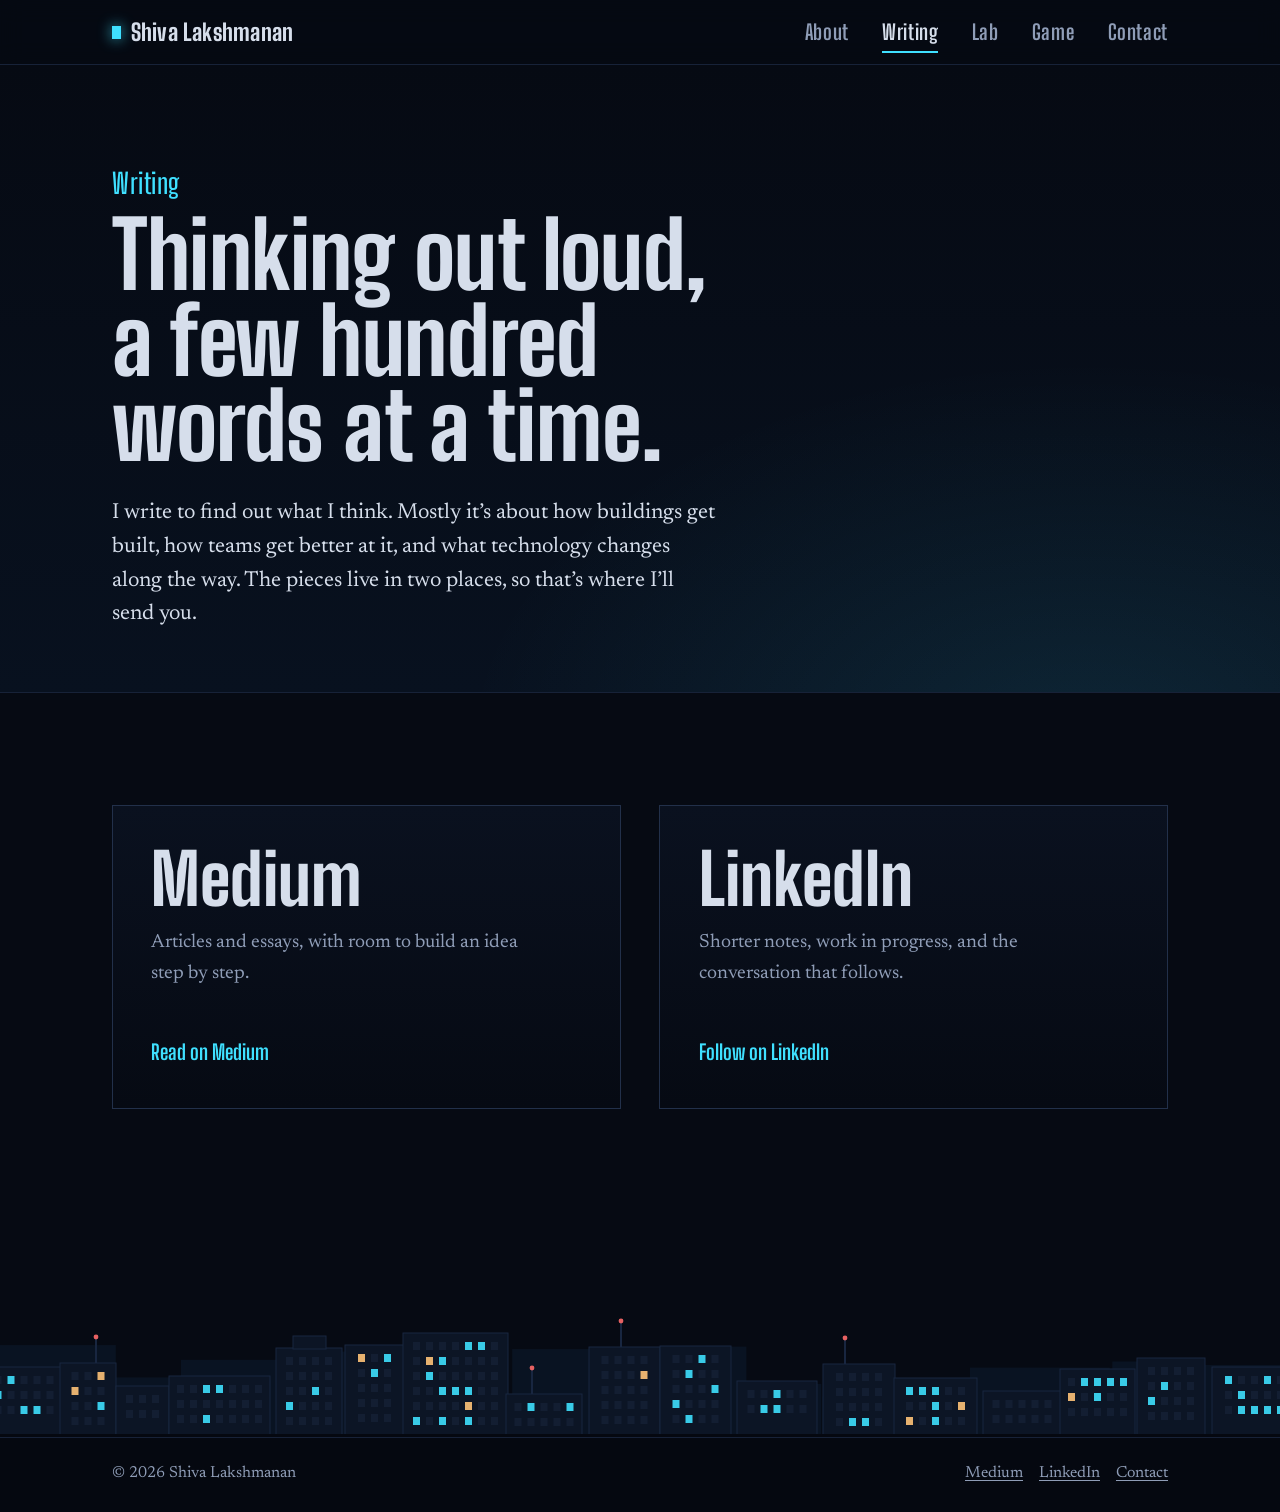
<file: writing.html>
<!DOCTYPE html>
<html lang="en">
<head>
<meta charset="utf-8">
<meta name="viewport" content="width=device-width, initial-scale=1">
<title>Writing | Shiva Lakshmanan</title>
<meta name="description" content="Where to read Shiva Lakshmanan: articles on Medium and notes on LinkedIn about building, teams and technology.">
<meta name="author" content="Shiva Lakshmanan">
<meta name="theme-color" content="#060a13">
<meta name="color-scheme" content="dark">
<link rel="canonical" href="https://slom75.online/writing.html">
<meta property="og:type" content="website">
<meta property="og:site_name" content="Shiva Lakshmanan">
<meta property="og:title" content="Writing | Shiva Lakshmanan">
<meta property="og:description" content="Where to read Shiva Lakshmanan: articles on Medium and notes on LinkedIn about building, teams and technology.">
<meta property="og:url" content="https://slom75.online/writing.html">
<meta property="og:image" content="https://slom75.online/assets/og.png">
<meta property="og:image:width" content="1200">
<meta property="og:image:height" content="630">
<meta property="og:image:alt" content="Shiva Lakshmanan: architect, thinker and dabbler in tech, beside a night skyline">
<meta name="twitter:card" content="summary_large_image">
<link rel="icon" href="favicon.svg" type="image/svg+xml">
<link rel="preload" href="assets/fonts/big-shoulders-display-latin-wght-normal.woff2" as="font" type="font/woff2" crossorigin>
<link rel="preload" href="assets/fonts/newsreader-latin-wght-normal.woff2" as="font" type="font/woff2" crossorigin>
<link rel="stylesheet" href="css/style.css">
<script>document.documentElement.className += ' js';</script>
</head>
<body>
<a class="skip-link" href="#main">Skip to content</a>

<header class="site-header">
  <div class="wrap header-inner">
    <a class="brand" href="index.html">Shiva Lakshmanan</a>
    <button class="nav-toggle" type="button" aria-expanded="false" aria-controls="site-nav"><span class="bars" aria-hidden="true"></span>Menu</button>
    <nav class="nav" id="site-nav" aria-label="Main">
      <ul class="nav-list">
          <li><a href="about.html">About</a></li>
          <li><a href="writing.html" aria-current="page">Writing</a></li>
          <li><a href="lab.html">Lab</a></li>
          <li><a href="game.html">Game</a></li>
          <li><a href="contact.html">Contact</a></li>
      </ul>
    </nav>
  </div>
</header>

<main id="main">
<section class="page-head">
  <div class="wrap">
    <h1>Writing</h1>
    <p class="display">Thinking out loud, a few hundred words at a time.</p>
    <p class="lede">I write to find out what I think. Mostly it’s about how buildings get built, how teams get better at it, and what technology changes along the way. The pieces live in two places, so that’s where I’ll send you.</p>
  </div>
</section>

<section class="band">
  <div class="wrap">
    <div class="doors">
      <a class="door reveal" href="https://medium.com/@shiva.lakshmanan" target="_blank" rel="noopener me">
        <p class="d-name">Medium</p>
        <p class="d-desc">Articles and essays, with room to build an idea step by step.</p>
        <span class="d-go">Read on Medium<span class="visually-hidden"> (opens in a new tab)</span></span>
      </a>
      <a class="door reveal" href="https://linkedin.com/in/shivalakshmanan" target="_blank" rel="noopener me">
        <p class="d-name">LinkedIn</p>
        <p class="d-desc">Shorter notes, work in progress, and the conversation that follows.</p>
        <span class="d-go">Follow on LinkedIn<span class="visually-hidden"> (opens in a new tab)</span></span>
      </a>
    </div>

    <!--
      FEATURED ARTICLES (optional)
      To list individual pieces here, remove this comment's opening and closing
      lines and copy one <li> per article.

    <div class="sub">
      <h2>A few to start with</h2>
      <ul class="rows">
        <li><a href="https://medium.com/@shiva.lakshmanan/your-article-link" target="_blank" rel="noopener"><span class="r-title">Article title</span><span class="r-desc">One line on what it’s about.</span></a></li>
      </ul>
    </div>
    -->
  </div>
</section>
</main>

<footer class="site-footer">
  <div class="skyline" data-skyline="footer"></div>
  <div class="footer-bar">
    <div class="wrap footer-inner">
      <p>© <span id="year">2026</span> Shiva Lakshmanan</p>
      <p><a href="https://medium.com/@shiva.lakshmanan" rel="noopener me">Medium</a> &nbsp;&nbsp; <a href="https://linkedin.com/in/shivalakshmanan" rel="noopener me">LinkedIn</a> &nbsp;&nbsp; <a href="contact.html">Contact</a></p>
    </div>
  </div>
</footer>

<script src="js/main.js" defer></script>
</body>
</html>
</file>
<file: css/style.css>
/* ==========================================================================
   Shiva Lakshmanan — personal site
   One stylesheet for every page. Colours and fonts are set once, just below.
   ========================================================================== */

/* Fonts are stored with the site (assets/fonts), so no outside service is called. */
@font-face {
  font-family: "Big Shoulders Display";
  font-style: normal;
  font-weight: 100 900;
  font-display: swap;
  src: url("../assets/fonts/big-shoulders-display-latin-wght-normal.woff2") format("woff2");
}
@font-face {
  font-family: "Newsreader";
  font-style: normal;
  font-weight: 200 800;
  font-display: swap;
  src: url("../assets/fonts/newsreader-latin-wght-normal.woff2") format("woff2");
}

:root {
  /* Colour */
  --night: #060a13;       /* page background, the night sky */
  --deep: #0a111f;        /* raised surfaces */
  --panel: #0f192b;       /* tower bodies, tiles */
  --line: #22304a;        /* visible rules and borders */
  --line-soft: #172238;   /* quiet rules */
  --text: #d6deeb;
  --muted: #8f9db7;
  --cyan: #3fe0ff;        /* the accent: a lit window */
  --cyan-soft: rgba(63, 224, 255, 0.14);
  --amber: #ffc47a;       /* the occasional warm window */

  /* Type */
  --display: "Big Shoulders Display", "Arial Narrow", "Roboto Condensed", "Helvetica Neue", Arial, sans-serif;
  --body: "Newsreader", Georgia, "Times New Roman", serif;

  /* Layout */
  --wrap: 72rem;
  --gutter: clamp(1.25rem, 4vw, 3rem);
  --header-h: 4rem;

  color-scheme: dark;
}

*, *::before, *::after { box-sizing: border-box; }

html {
  -webkit-text-size-adjust: 100%;
  text-size-adjust: 100%;
  scroll-behavior: smooth;
  /* keep focused or linked-to items clear of the sticky header */
  scroll-padding-top: calc(var(--header-h) + 1.25rem);
  background: var(--night);
}

body {
  margin: 0;
  min-height: 100vh;
  display: flex;
  flex-direction: column;
  background: var(--night);
  color: var(--text);
  font-family: var(--body);
  font-size: 1.1875rem;
  line-height: 1.65;
  -webkit-font-smoothing: antialiased;
  text-rendering: optimizeLegibility;
}

main { flex: 1 0 auto; }

img, svg { max-width: 100%; }
img { display: block; height: auto; }

a { color: var(--cyan); text-underline-offset: 0.18em; text-decoration-thickness: 1px; }
a:hover { text-decoration-thickness: 2px; }

:focus-visible {
  outline: 2px solid var(--cyan);
  outline-offset: 3px;
  border-radius: 1px;
}

::selection { background: var(--cyan); color: var(--night); }

h1, h2, h3 {
  font-family: var(--display);
  line-height: 1.02;
  margin: 0 0 0.6em;
  text-wrap: balance;
}
h2 { font-size: clamp(2rem, 4.6vw, 3.4rem); font-weight: 800; }
h3 { font-size: clamp(1.45rem, 2.4vw, 1.8rem); font-weight: 700; letter-spacing: 0.005em; }
p { margin: 0 0 1.1em; }

.wrap {
  width: 100%;
  max-width: var(--wrap);
  margin-inline: auto;
  padding-inline: var(--gutter);
}

.visually-hidden {
  position: absolute !important;
  width: 1px; height: 1px;
  margin: -1px; padding: 0; border: 0;
  overflow: hidden;
  clip: rect(0 0 0 0);
  clip-path: inset(50%);
  white-space: nowrap;
}

.skip-link {
  position: absolute;
  left: var(--gutter);
  top: -4rem;
  z-index: 50;
  background: var(--cyan);
  color: var(--night);
  padding: 0.5rem 0.9rem;
  font-family: var(--display);
  font-weight: 700;
  text-decoration: none;
}
.skip-link:focus { top: 0.6rem; }

/* --------------------------------------------------------------------------
   Header and navigation
   -------------------------------------------------------------------------- */

.site-header {
  position: sticky;
  top: 0;
  z-index: 20;
  background: rgba(6, 10, 19, 0.84);
  -webkit-backdrop-filter: blur(12px);
  backdrop-filter: blur(12px);
  border-bottom: 1px solid var(--line-soft);
}

.header-inner {
  display: flex;
  align-items: center;
  justify-content: space-between;
  gap: 1rem;
  min-height: var(--header-h);
  flex-wrap: wrap;
}

.brand {
  font-family: var(--display);
  font-weight: 800;
  font-size: 1.45rem;
  letter-spacing: 0.01em;
  color: var(--text);
  text-decoration: none;
  display: inline-flex;
  align-items: center;
  gap: 0.6rem;
  padding: 0.4rem 0;
}
.brand::before {
  content: "";
  width: 9px;
  height: 13px;
  background: var(--cyan);
  box-shadow: 0 0 14px rgba(63, 224, 255, 0.8);
}

.nav-list {
  display: flex;
  flex-wrap: wrap;
  gap: 0 clamp(1rem, 2.6vw, 2.25rem);
  list-style: none;
  margin: 0;
  padding: 0;
}

.nav-list a {
  position: relative;
  display: block;
  padding: 0.55rem 0;
  font-family: var(--display);
  font-weight: 700;
  font-size: 1.3rem;
  letter-spacing: 0.03em;
  color: var(--muted);
  text-decoration: none;
  transition: color 0.2s;
}
.nav-list a::after {
  content: "";
  position: absolute;
  left: 0; right: 0; bottom: 0.3rem;
  height: 2px;
  background: var(--cyan);
  transform: scaleX(0);
  transform-origin: left;
  transition: transform 0.25s ease;
}
.nav-list a:hover,
.nav-list a[aria-current="page"] { color: var(--text); }
.nav-list a:hover::after,
.nav-list a[aria-current="page"]::after { transform: scaleX(1); }

.nav-toggle {
  display: none;
  align-items: center;
  gap: 0.55rem;
  background: none;
  border: 1px solid var(--line);
  color: var(--text);
  font-family: var(--display);
  font-weight: 700;
  font-size: 1.1rem;
  letter-spacing: 0.02em;
  padding: 0.4rem 0.8rem;
  cursor: pointer;
}
.nav-toggle .bars { width: 16px; height: 10px; border-top: 2px solid currentColor; border-bottom: 2px solid currentColor; }

@media (max-width: 760px) {
  .js .nav-toggle { display: inline-flex; }
  .js .nav {
    display: none;
    flex-basis: 100%;
    border-top: 1px solid var(--line-soft);
  }
  .js .nav.open { display: block; }
  .js .nav-list { flex-direction: column; padding: 0.5rem 0 1rem; }
  .js .nav-list a { font-size: 1.6rem; padding: 0.55rem 0; }
  .js .nav-list a::after { display: none; }
  .js .nav-list a[aria-current="page"] { color: var(--cyan); }
}

/* --------------------------------------------------------------------------
   Buttons
   -------------------------------------------------------------------------- */

.btn {
  display: inline-flex;
  align-items: center;
  justify-content: center;
  gap: 0.5rem;
  min-height: 2.9rem;
  padding: 0.5rem 1.4rem;
  border: 1.5px solid var(--cyan);
  border-radius: 2px;
  background: var(--cyan);
  color: var(--night);
  font-family: var(--display);
  font-weight: 800;
  font-size: 1.25rem;
  letter-spacing: 0.02em;
  line-height: 1.1;
  text-decoration: none;
  cursor: pointer;
  transition: box-shadow 0.25s, background 0.2s, color 0.2s, opacity 0.2s;
}
.btn:hover { box-shadow: 0 0 0 4px rgba(63, 224, 255, 0.16), 0 0 30px rgba(63, 224, 255, 0.4); }
.btn.ghost { background: transparent; color: var(--cyan); }
.btn.ghost:hover { background: var(--cyan-soft); box-shadow: none; }
.btn.quiet { border-color: var(--line); background: transparent; color: var(--text); font-weight: 700; }
.btn.quiet:hover { border-color: var(--muted); box-shadow: none; }
.btn[disabled] { opacity: 0.4; cursor: not-allowed; box-shadow: none; }

.btn-row { display: flex; flex-wrap: wrap; gap: 0.9rem; margin-top: 1.75rem; }

/* --------------------------------------------------------------------------
   Skyline (drawn by js/main.js)
   -------------------------------------------------------------------------- */

.skyline { line-height: 0; }
.skyline-svg { display: block; width: 100%; height: 100%; }
.skyline-svg .far { fill: #0a1424; }
.skyline-svg .body { fill: #0d1728; stroke: #1b2a45; stroke-width: 1; }
.skyline-svg .mast { stroke: #1b2a45; stroke-width: 2; }
.skyline-svg .ground { fill: #050810; }
.skyline-svg .win { fill: #152136; transition: fill 0.35s; }
.skyline-svg .win.on { fill: var(--cyan); animation: win-on 1.1s both; animation-delay: var(--d, 0s); }
.skyline-svg .win.on.warm { fill: var(--amber); }
.skyline-svg .beacon { fill: #ff6b6b; animation: beacon 2.6s infinite; }
.skyline.live .win { cursor: pointer; }

@keyframes win-on {
  0% { fill: #152136; }
  40% { fill: #152136; }
  55% { fill: #b9f4ff; }
  70% { fill: #1f5a70; }
  100% { }
}
@keyframes beacon { 0%, 60%, 100% { opacity: 0.15; } 70%, 85% { opacity: 1; } }

/* --------------------------------------------------------------------------
   Home: hero
   -------------------------------------------------------------------------- */

.hero {
  position: relative;
  display: flex;
  flex-direction: column;
  min-height: calc(100vh - var(--header-h));
  min-height: calc(100svh - var(--header-h));
  overflow: hidden;
  background:
    radial-gradient(90% 55% at 70% 100%, rgba(63, 224, 255, 0.17), transparent 65%),
    linear-gradient(180deg, #060a13 0%, #07101f 50%, #0a1a30 100%);
}

.hero-copy {
  position: relative;
  z-index: 2;
  padding-top: clamp(2.5rem, 9vh, 6.5rem);
  padding-bottom: 1.5rem;
}

.hero-name {
  font-family: var(--display);
  font-weight: 600;
  font-size: clamp(1.3rem, 2.3vw, 1.75rem);
  letter-spacing: 0.02em;
  color: var(--cyan);
  margin: 0 0 0.9rem;
}

.display {
  font-family: var(--display);
  font-weight: 800;
  font-size: clamp(3.3rem, min(14.5vw, 15.5vh), 8.25rem);
  line-height: 0.93;
  letter-spacing: -0.005em;
  margin: 0;
  max-width: 13ch;
  text-wrap: balance;
}

.lede {
  font-size: clamp(1.2rem, 1.7vw, 1.4rem);
  line-height: 1.55;
  max-width: 34rem;
  margin: 1.75rem 0 0;
  color: var(--text);
}

.hero .skyline {
  position: relative;
  z-index: 1;
  margin-top: auto;
  height: clamp(190px, 36vh, 360px);
}

.hero-hint {
  position: absolute;
  right: var(--gutter);
  bottom: 0.9rem;
  z-index: 3;
  margin: 0;
  font-size: 1rem;
  line-height: 1.3;
  color: var(--muted);
  background: rgba(5, 8, 16, 0.72);
  padding: 0.15rem 0.6rem;
}

/* --------------------------------------------------------------------------
   Sections and shared pieces
   -------------------------------------------------------------------------- */

.band { padding: clamp(3.5rem, 9vw, 7rem) 0; }
.band + .band { border-top: 1px solid var(--line-soft); }
.band.tint { background: var(--deep); }

.prose { max-width: 40rem; }
.prose p { margin-bottom: 1.25em; }
.muted { color: var(--muted); }

/* Link rows on Home */
.rows { list-style: none; margin: 2rem 0 0; padding: 0; border-top: 1px solid var(--line); }
.rows a {
  position: relative;
  display: grid;
  grid-template-columns: minmax(9rem, 17rem) 1fr;
  gap: 0.25rem 2rem;
  align-items: baseline;
  padding: 1.5rem 0;
  border-bottom: 1px solid var(--line);
  color: inherit;
  text-decoration: none;
  transition: padding-left 0.3s ease;
}
.rows a::before {
  content: "";
  position: absolute;
  left: 0; top: 50%;
  width: 10px; height: 14px;
  margin-top: -7px;
  background: var(--cyan);
  box-shadow: 0 0 16px rgba(63, 224, 255, 0.9);
  opacity: 0;
  transition: opacity 0.3s;
}
.rows a:hover, .rows a:focus-visible { padding-left: 1.75rem; }
.rows a:hover::before, .rows a:focus-visible::before { opacity: 1; }
.rows .r-title {
  font-family: var(--display);
  font-weight: 800;
  font-size: clamp(2.1rem, 5vw, 3.6rem);
  line-height: 1;
}
.rows .r-desc { color: var(--muted); font-size: 1.15rem; line-height: 1.45; }
@media (max-width: 620px) { .rows a { grid-template-columns: 1fr; } }

/* Game teaser on Home */
.teaser { display: grid; grid-template-columns: 1fr 1fr; gap: clamp(2rem, 6vw, 5rem); align-items: end; }
@media (max-width: 760px) { .teaser { grid-template-columns: 1fr; } }
.teaser-progress { font-family: var(--display); font-weight: 600; font-size: 1.3rem; color: var(--cyan); margin: 0 0 0.5rem; }

/* The street: twelve towers showing game progress */
.street {
  display: flex;
  align-items: flex-end;
  gap: clamp(3px, 0.8vw, 8px);
  height: clamp(130px, 22vw, 200px);
  border-bottom: 3px solid #050810;
}
.street .t {
  position: relative;
  flex: 1 1 0;
  min-width: 0;
  height: calc(var(--h, 0.6) * 100%);
  padding: 0;
  border: 1px solid #1b2a45;
  border-bottom: 0;
  background-color: #0d1728;
  background-image: radial-gradient(circle, var(--w, #1b2942) 1.7px, transparent 2.2px);
  background-size: 9px 11px;
  background-position: center 5px;
  color: var(--muted);
  font-family: var(--display);
  font-weight: 700;
  font-size: 1rem;
  transition: box-shadow 0.4s, border-color 0.3s;
}
.street .t.lit { --w: var(--cyan); box-shadow: 0 0 26px rgba(63, 224, 255, 0.22); }
.street .t.lit:nth-child(4n) { --w: var(--amber); }
.street button.t { cursor: pointer; }
.street button.t:hover:not([disabled]) { border-color: var(--cyan); }
.street button.t[disabled] { cursor: not-allowed; opacity: 0.55; }
.street .t.current { border-color: var(--cyan); }
.street .t.current::before {
  content: "";
  position: absolute;
  left: 50%; top: -14px;
  width: 0; height: 0;
  margin-left: -5px;
  border: 5px solid transparent;
  border-top-color: var(--cyan);
}
.street .t .num {
  position: absolute;
  left: 0; right: 0; bottom: 3px;
  text-align: center;
  line-height: 1;
  text-shadow: 0 0 4px #060a13, 0 0 4px #060a13;
}

/* Inner page heading */
.page-head {
  padding: clamp(3rem, 9vw, 6.5rem) 0 clamp(2.25rem, 5vw, 3.75rem);
  background:
    radial-gradient(70% 90% at 85% 110%, rgba(63, 224, 255, 0.1), transparent 70%),
    linear-gradient(180deg, #060a13, #08111f);
  border-bottom: 1px solid var(--line-soft);
}
.page-head h1 {
  font-weight: 600;
  font-size: clamp(1.3rem, 2.3vw, 1.75rem);
  letter-spacing: 0.02em;
  color: var(--cyan);
  margin: 0 0 0.9rem;
}
.page-head .display { font-size: clamp(2.7rem, 7.2vw, 6rem); max-width: 17ch; }
.page-head .lede { max-width: 38rem; }

/* Scroll reveal (only when JavaScript is running) */
.js .reveal { opacity: 0; transform: translateY(22px); transition: opacity 0.7s ease, transform 0.7s ease; }
.js .reveal.in { opacity: 1; transform: none; }

/* --------------------------------------------------------------------------
   About
   -------------------------------------------------------------------------- */

.about-grid { display: grid; grid-template-columns: minmax(0, 1fr) 20rem; gap: clamp(2.5rem, 6vw, 5.5rem); align-items: start; }
@media (max-width: 900px) { .about-grid { grid-template-columns: 1fr; } }

.about-aside { position: sticky; top: calc(var(--header-h) + 1.5rem); }
@media (max-width: 900px) { .about-aside { position: static; } }

.portrait { border: 1px solid var(--line); background: var(--deep); margin: 0 0 1.75rem; }
.portrait img { width: 100%; aspect-ratio: 4 / 5; object-fit: cover; }

.facts { margin: 0; }
.facts dt { font-family: var(--display); font-weight: 700; font-size: 1.25rem; color: var(--text); margin-top: 1.4rem; }
.facts dt:first-child { margin-top: 0; }
.facts dd { margin: 0.2rem 0 0; color: var(--muted); font-size: 1.05rem; line-height: 1.5; }

.timeline { list-style: none; margin: 1.75rem 0 0; padding: 0; border-left: 1px solid var(--line); }
.timeline li { position: relative; padding: 0 0 2.1rem 1.9rem; max-width: 38rem; }
.timeline li:last-child { padding-bottom: 0.25rem; }
.timeline li::before {
  content: "";
  position: absolute;
  left: -5px; top: 0.5rem;
  width: 9px; height: 12px;
  background: var(--line);
  transition: background 0.6s 0.3s, box-shadow 0.6s 0.3s;
}
.timeline li.in::before { background: var(--cyan); box-shadow: 0 0 14px rgba(63, 224, 255, 0.85); }
.t-when { display: block; font-family: var(--display); font-weight: 600; font-size: 1.2rem; letter-spacing: 0.02em; color: var(--cyan); line-height: 1.3; }
.timeline h3 { margin: 0.1rem 0 0.35rem; }
.timeline p { margin: 0; color: var(--text); }

.plain-list { list-style: none; margin: 1.5rem 0 0; padding: 0; max-width: 40rem; }
.plain-list li { padding: 0.95rem 0; border-top: 1px solid var(--line-soft); }
.plain-list li:last-child { border-bottom: 1px solid var(--line-soft); }

.beliefs { display: grid; grid-template-columns: repeat(3, minmax(0, 1fr)); gap: clamp(1.5rem, 4vw, 3rem); margin-top: 2rem; }
@media (max-width: 800px) { .beliefs { grid-template-columns: 1fr; } }
.beliefs h3 { color: var(--text); }
.beliefs p { color: var(--muted); margin: 0; }

.sub { margin-top: clamp(3rem, 7vw, 5rem); }

/* --------------------------------------------------------------------------
   Writing
   -------------------------------------------------------------------------- */

.doors { display: grid; grid-template-columns: 1fr 1fr; gap: clamp(1.25rem, 3vw, 2.5rem); }
@media (max-width: 720px) { .doors { grid-template-columns: 1fr; } }
.door {
  position: relative;
  display: flex;
  flex-direction: column;
  min-height: 19rem;
  padding: clamp(1.5rem, 3vw, 2.5rem);
  border: 1px solid var(--line);
  background: linear-gradient(180deg, var(--deep), var(--night));
  color: inherit;
  text-decoration: none;
  overflow: hidden;
  transition: border-color 0.3s, transform 0.3s;
}
.door::after {
  /* light spilling from an opening door */
  content: "";
  position: absolute;
  inset: auto 0 0 0;
  height: 0;
  background: linear-gradient(180deg, transparent, rgba(63, 224, 255, 0.16));
  transition: height 0.45s ease;
}
.door:hover, .door:focus-visible { border-color: var(--cyan); transform: translateY(-3px); }
.door:hover::after, .door:focus-visible::after { height: 70%; }
.door .d-name { font-family: var(--display); font-weight: 800; font-size: clamp(2.6rem, 6vw, 4.4rem); line-height: 1; margin: 0 0 0.75rem; }
.door .d-desc { color: var(--muted); margin: 0; max-width: 24rem; }
.door .d-go { position: relative; z-index: 1; margin-top: auto; padding-top: 2rem; font-family: var(--display); font-weight: 700; font-size: 1.3rem; color: var(--cyan); }

/* --------------------------------------------------------------------------
   Lab
   -------------------------------------------------------------------------- */

.strand-head { max-width: 40rem; margin-bottom: 2rem; }
.entries { display: grid; grid-template-columns: repeat(auto-fit, minmax(16rem, 1fr)); gap: 1.25rem; }
.entry { border: 1px solid var(--line); background: var(--night); padding: 1.35rem 1.5rem 1.5rem; transition: border-color 0.3s; }
.entry:hover { border-color: #37507a; }
.entry h3 { margin-bottom: 0.4rem; }
.entry p { color: var(--muted); margin: 0; font-size: 1.08rem; line-height: 1.55; }
.entry p + p { margin-top: 0.8rem; }
.tag {
  display: inline-block;
  font-family: var(--display);
  font-weight: 700;
  font-size: 0.95rem;
  letter-spacing: 0.03em;
  line-height: 1.5;
  color: var(--amber);
  border: 1px solid currentColor;
  padding: 0 0.45rem;
  margin-bottom: 0.7rem;
}

.sketcher { display: grid; grid-template-columns: minmax(0, 18rem) minmax(0, 1fr); gap: clamp(1.5rem, 4vw, 3.5rem); align-items: stretch; border: 1px solid var(--line); background: var(--night); padding: clamp(1.25rem, 3vw, 2.25rem); margin-bottom: 1.25rem; }
@media (max-width: 720px) { .sketcher { grid-template-columns: 1fr; } }
.sketcher .field { margin-bottom: 1.2rem; }
.sketcher .field-head { display: flex; justify-content: space-between; font-family: var(--display); font-weight: 700; font-size: 1.2rem; }
.sketch-note { padding: 1.5rem; }
.sketcher output { color: var(--cyan); }
.sketcher input[type="range"] { width: 100%; accent-color: var(--cyan); margin: 0.35rem 0 0; height: 1.6rem; }
.sketch-stage {
  min-height: 22rem;
  background:
    radial-gradient(80% 50% at 50% 100%, rgba(63, 224, 255, 0.14), transparent 70%),
    linear-gradient(180deg, #060a13, #0a1a30);
  border: 1px solid var(--line-soft);
  display: flex;
  align-items: flex-end;
  justify-content: center;
}
.sketch-stage svg { display: block; width: 100%; height: 26rem; max-height: 70vh; }
.sketch-caption { color: var(--muted); font-size: 1.02rem; margin: 0.9rem 0 0; }

.cities { display: flex; flex-wrap: wrap; gap: 0.3rem 1.75rem; list-style: none; padding: 0; margin: 0 0 2rem; font-family: var(--display); font-weight: 800; font-size: clamp(1.7rem, 4vw, 2.8rem); line-height: 1.15; }
.cities li { color: var(--text); }
.cities li:nth-child(even) { color: var(--muted); }

.frames { display: grid; grid-template-columns: repeat(3, 1fr); gap: 1.25rem; }
@media (max-width: 720px) { .frames { grid-template-columns: 1fr; } }
.frame { margin: 0; border: 1px solid var(--line); background: var(--night); overflow: hidden; }
.frame img { width: 100%; aspect-ratio: 4 / 3; object-fit: cover; transition: transform 0.6s ease; }
.frame:hover img { transform: scale(1.04); }
.frame figcaption { padding: 0.8rem 1rem 0.95rem; color: var(--muted); font-size: 1.02rem; line-height: 1.45; border-top: 1px solid var(--line-soft); position: relative; background: var(--night); }
.frame .tag { margin: 0 0.5rem 0 0; }

/* --------------------------------------------------------------------------
   Contact
   -------------------------------------------------------------------------- */

.contact-card { max-width: 44rem; }
.email-line { font-family: var(--display); font-weight: 800; font-size: clamp(1.7rem, 5.2vw, 3.4rem); line-height: 1.1; margin: 0 0 0.5rem; overflow-wrap: anywhere; }
.email-line a { color: var(--text); text-decoration-color: var(--cyan); text-decoration-thickness: 3px; text-underline-offset: 0.16em; }
.email-line a:hover { color: var(--cyan); }
.copy-note { min-height: 1.6em; color: var(--cyan); margin: 0.8rem 0 0; }

/* --------------------------------------------------------------------------
   Game: Lights On
   -------------------------------------------------------------------------- */

.game-layout { display: grid; grid-template-columns: minmax(0, 1fr) minmax(0, 22rem); gap: clamp(2rem, 5vw, 4.5rem); align-items: start; }
@media (max-width: 900px) { .game-layout { grid-template-columns: 1fr; } }

.game-side h2 { font-size: clamp(2rem, 4vw, 2.8rem); margin-bottom: 0.3rem; }
.game-status { font-family: var(--display); font-weight: 600; font-size: 1.35rem; color: var(--cyan); margin: 0 0 1.25rem; min-height: 1.6em; }
.game-actions { display: flex; flex-wrap: wrap; gap: 0.75rem; margin: 0 0 1.5rem; }
.game-actions .btn { font-size: 1.12rem; min-height: 2.7rem; padding: 0.4rem 1rem; }

.win {
  border: 1px solid var(--cyan);
  background: var(--cyan-soft);
  padding: 1.1rem 1.25rem 1.25rem;
  margin: 0 0 1.5rem;
}
.win p { margin: 0 0 0.9rem; font-size: 1.15rem; line-height: 1.5; }
.win[hidden] { display: none; }

.howto { border-top: 1px solid var(--line); padding-top: 1rem; color: var(--muted); font-size: 1.05rem; line-height: 1.55; }
.howto summary { font-family: var(--display); font-weight: 700; font-size: 1.25rem; color: var(--text); cursor: pointer; padding: 0.2rem 0; }
.howto ul { margin: 0.75rem 0 0; padding-left: 1.1rem; }
.howto li { margin-bottom: 0.5rem; }

.tower-stage {
  display: flex;
  justify-content: center;
  align-items: flex-end;
  padding: clamp(1.5rem, 4vw, 2.75rem) 0 0;
  background:
    radial-gradient(70% 50% at 50% 100%, rgba(63, 224, 255, 0.13), transparent 70%),
    linear-gradient(180deg, #060a13, #0a1a30);
  border: 1px solid var(--line-soft);
  border-bottom: 4px solid #050810;
  min-height: 20rem;
}

.tower {
  --cols: 4;
  --rows: 4;
  --cell: max(34px, min(66px, calc((100vw - 2 * var(--gutter) - 2.5rem) / var(--cols)), calc((100vh - 15rem) / var(--rows))));
  width: calc(var(--cell) * var(--cols) + 14px);
  max-width: 100%;
  position: relative;
}
.tower .roof {
  height: 12px;
  margin: 0 14px;
  border: 1px solid #2a3d61;
  border-bottom: 0;
  background: #101c31;
  position: relative;
}
.tower .roof::before {
  /* mast */
  content: "";
  position: absolute;
  left: 22%;
  bottom: 100%;
  width: 2px;
  height: 26px;
  background: #2a3d61;
}
.tower .roof::after {
  content: "";
  position: absolute;
  left: calc(22% - 2px);
  bottom: calc(100% + 26px);
  width: 6px; height: 6px;
  border-radius: 50%;
  background: #ff6b6b;
  animation: beacon 2.6s infinite;
}
.tower .grid {
  display: grid;
  grid-template-columns: repeat(var(--cols), var(--cell));
  grid-auto-rows: var(--cell);
  justify-content: center;
  padding: 6px;
  border: 1px solid #2a3d61;
  background: #0b1424;
}
.tower .plinth {
  height: 20px;
  margin: 0 -8px;
  background: #101c31;
  border: 1px solid #2a3d61;
  border-bottom: 0;
  display: flex;
  justify-content: center;
  align-items: center;
  font-family: var(--display);
  font-weight: 700;
  font-size: 0.9rem;
  letter-spacing: 0.06em;
  color: var(--muted);
  line-height: 1;
}

.tile {
  --turns: 0;
  --delay: 0ms;
  position: relative;
  display: block;
  width: 100%;
  height: 100%;
  margin: 0;
  padding: 0;
  border: 1px solid #0b1424;
  background: var(--panel);
  cursor: pointer;
  touch-action: manipulation;
  -webkit-tap-highlight-color: transparent;
  overflow: hidden;
}
.tile:focus-visible { outline: 2px solid #fff; outline-offset: -3px; z-index: 2; }
.tile .room {
  position: absolute;
  inset: 0;
  background: radial-gradient(circle at 50% 50%, rgba(63, 224, 255, 0.34), rgba(63, 224, 255, 0.1) 70%);
  opacity: 0;
  transition: opacity 0.35s ease var(--delay);
}
.tile.warm .room { background: radial-gradient(circle at 50% 50%, rgba(255, 196, 122, 0.36), rgba(255, 196, 122, 0.1) 70%); }
.tile .wire {
  position: absolute;
  inset: 0;
  width: 100%;
  height: 100%;
  transform: rotate(calc(var(--turns) * 90deg));
  transition: transform 0.2s ease;
}
.tile .wire line { stroke: #50638a; stroke-width: 9; transition: stroke 0.3s ease var(--delay); }
.tile .wire circle { fill: #50638a; transition: fill 0.3s ease var(--delay); }
.tile.on .room { opacity: 1; }
.tile.on .wire line { stroke: var(--cyan); }
.tile.on .wire circle { fill: var(--cyan); }
.tile.on.end .wire circle { fill: #eafcff; }
.tile.source::after {
  /* the mains: a ring around the starting tile */
  content: "";
  position: absolute;
  left: 50%; top: 50%;
  width: 56%; height: 56%;
  transform: translate(-50%, -50%);
  border: 2px solid var(--cyan);
  border-radius: 50%;
  pointer-events: none;
}
.tile.locked { cursor: default; }
.tile.locked::before {
  /* a pin on tiles fixed by a hint */
  content: "";
  position: absolute;
  right: 4px; top: 4px;
  width: 6px; height: 6px;
  background: var(--amber);
  z-index: 1;
}
.tile:hover:not(.locked) { background: #142038; }
.tower.won .tile { cursor: default; }
.tower.won .tile .room { animation: room-pulse 1.4s ease calc(var(--row) * 70ms) 1; }
@keyframes room-pulse { 0% { filter: brightness(1); } 35% { filter: brightness(2.4); } 100% { filter: brightness(1); } }

.street-wrap { margin-top: clamp(2.5rem, 6vw, 4rem); }
.street-head { display: flex; flex-wrap: wrap; align-items: baseline; justify-content: space-between; gap: 0.5rem 1.5rem; margin-bottom: 1.4rem; }
.street-head h2 { margin: 0; font-size: clamp(1.7rem, 3.4vw, 2.4rem); }
.link-btn { background: none; border: 0; padding: 0.3rem 0; color: var(--muted); font-family: var(--body); font-size: 1.02rem; text-decoration: underline; text-underline-offset: 0.18em; cursor: pointer; }
.link-btn:hover { color: var(--text); }
.link-btn[hidden] { display: none; }

/* --------------------------------------------------------------------------
   Footer
   -------------------------------------------------------------------------- */

.site-footer { margin-top: clamp(3rem, 8vw, 6rem); }
.site-footer .skyline { height: clamp(70px, 11vw, 120px); opacity: 0.9; }
.footer-bar { background: #050810; border-top: 1px solid var(--line-soft); padding: 1.4rem 0 1.6rem; }
.footer-inner { display: flex; flex-wrap: wrap; justify-content: space-between; gap: 0.5rem 2rem; color: var(--muted); font-size: 1rem; }
.footer-inner p { margin: 0; }
.footer-inner a { color: var(--muted); }
.footer-inner a:hover { color: var(--cyan); }
.home .site-footer { margin-top: 0; }

/* 404 */
.lost { min-height: 55vh; display: flex; align-items: center; }

/* --------------------------------------------------------------------------
   Reduced motion: keep everything visible, drop the movement
   -------------------------------------------------------------------------- */

@media (prefers-reduced-motion: reduce) {
  html { scroll-behavior: auto; }
  *, *::before, *::after {
    animation-duration: 0.001ms !important;
    animation-delay: 0s !important;
    animation-iteration-count: 1 !important;
    transition-duration: 0.001ms !important;
    transition-delay: 0s !important;
  }
  .js .reveal { opacity: 1; transform: none; }
  .skyline-svg .beacon, .tower .roof::after { opacity: 1; }
}

@media print {
  .site-header, .site-footer .skyline, .hero .skyline, .hero-hint { display: none; }
  body { background: #fff; color: #000; }
}

/* Windows switched on by a visitor light instantly, without the flicker */
.skyline-svg .win.on.touched { animation: none; }
.sketch-stage.live .win { cursor: pointer; }

/* Small fixes and extras */
.hero-hint { display: none; }
.js .hero-hint { display: block; }
.teaser-progress:empty { display: none; }
.game-main h2 { font-size: clamp(2rem, 4vw, 2.8rem); margin-bottom: 0.3rem; }
.tower-stage { container-type: inline-size; overflow-x: auto; padding-inline: 0.5rem; }
@supports (width: 1cqw) {
  .tower {
    --cell: max(30px, min(66px, calc((100cqw - 1.5rem) / var(--cols)), calc((100vh - 15rem) / var(--rows))));
  }
}
a.btn:not([href]) { cursor: default; }

/* Wide screens: the city rises behind the hero text instead of sitting below it */
@media (min-width: 1000px) {
  .hero .skyline { position: absolute; left: 0; right: 0; bottom: 0; height: 80%; margin: 0; }
  .hero::after {
    content: "";
    position: absolute;
    inset: 0;
    z-index: 1;
    pointer-events: none;
    background: linear-gradient(90deg, rgba(6, 10, 19, 0.92) 0%, rgba(6, 10, 19, 0.72) 36%, rgba(6, 10, 19, 0) 66%);
  }
  .hero-copy { padding-bottom: 5.5rem; }
}
em, i, cite { font-style: normal; }

.band .beliefs + .btn-row { margin-top: 2.75rem; }
.street .t.lit .num { color: var(--text); }

/* Game page: a shorter heading so the tower is on screen sooner */
.page-head.compact { padding: clamp(1.75rem, 4vw, 2.75rem) 0 clamp(1.4rem, 3vw, 2rem); }
.page-head.compact h1 { margin-bottom: 0.35rem; }
.page-head.compact .display { font-size: clamp(2.6rem, 5vw, 4rem); }
.page-head.compact .lede { margin-top: 0.7rem; max-width: 46rem; font-size: 1.15rem; }
.band.tight { padding-top: clamp(1.75rem, 4vw, 2.75rem); }
</file>
